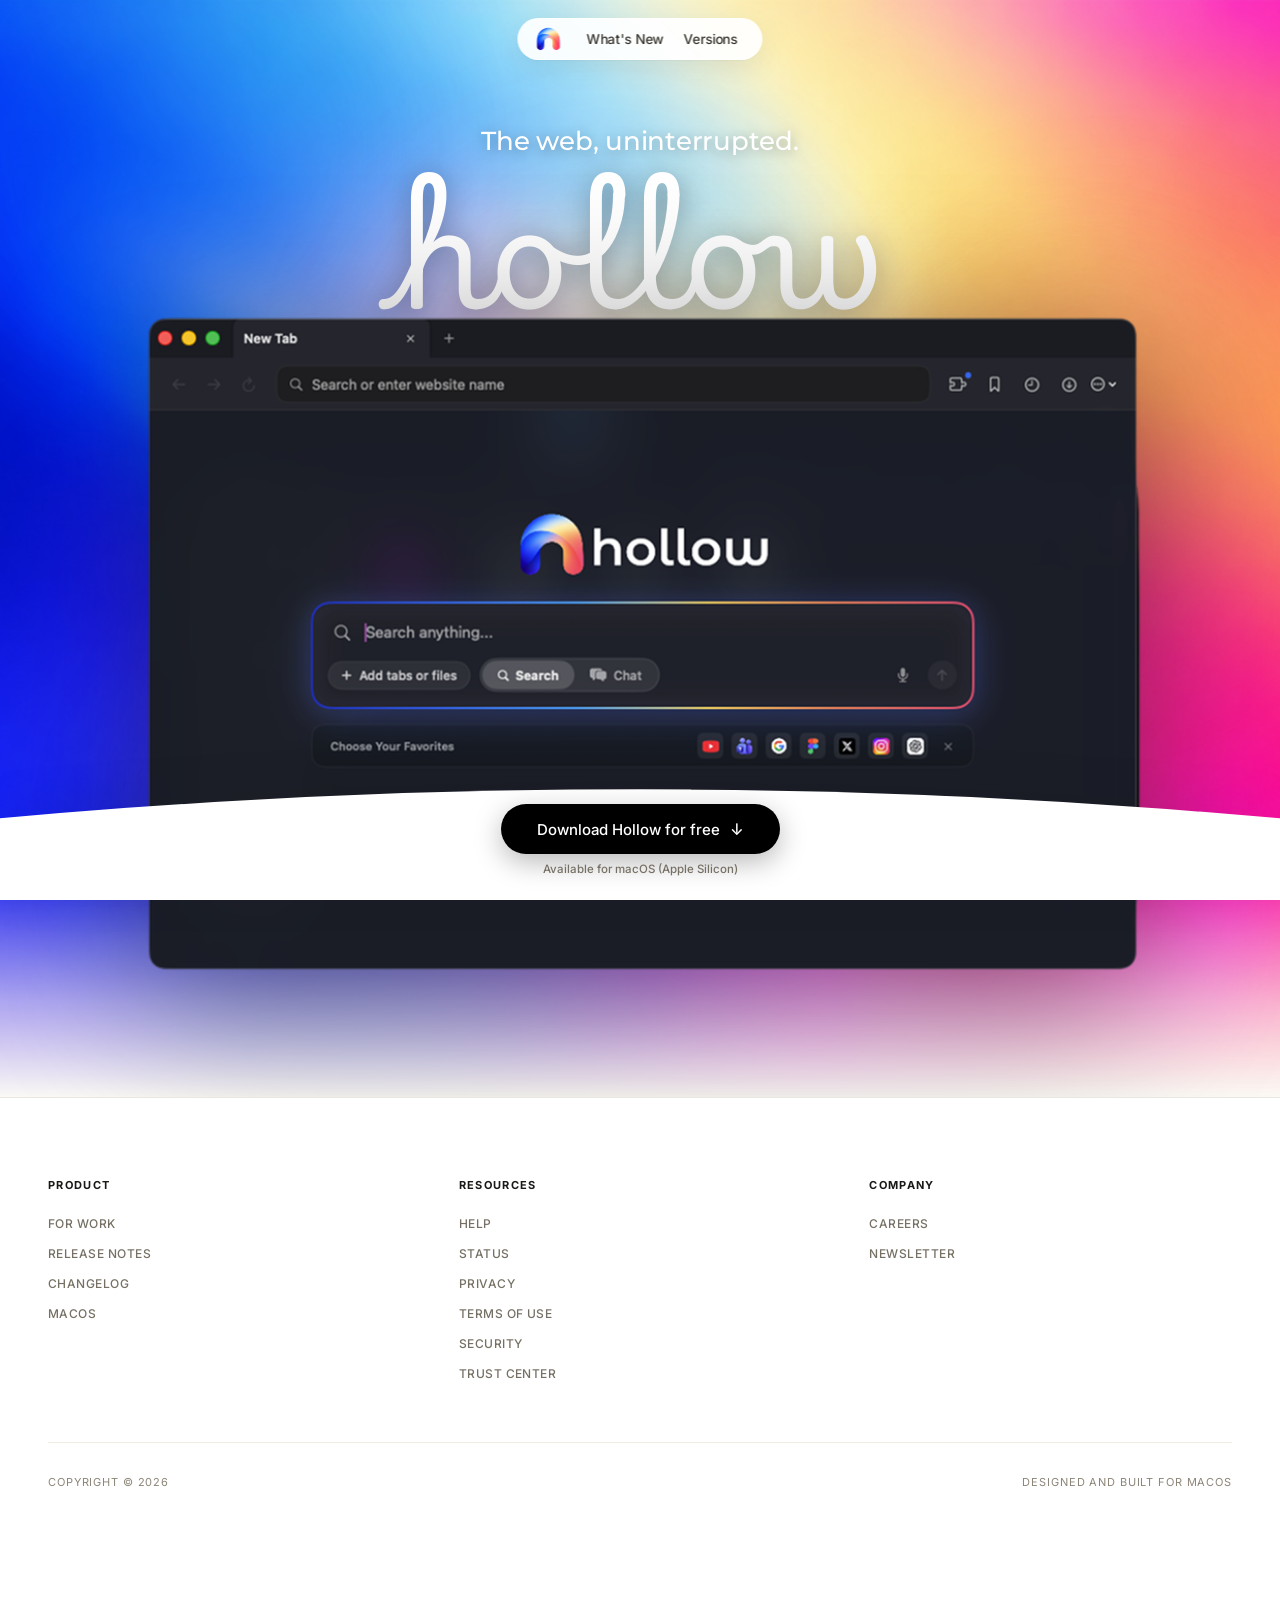
<file: index.html>
<!DOCTYPE html>
<html lang="en">
<head>
  <meta charset="UTF-8">
  <meta name="viewport" content="width=device-width, initial-scale=1.0">
  <title>Hollow — The Native AI Browser for macOS | Fast, Lightweight, Private</title>
  <meta name="description" content="Hollow is the native AI-first browser for macOS. Built with Swift and WebKit for speed, zero telemetry, Keychain security, and conversational tab intelligence.">
  <meta name="keywords" content="Hollow, Hollow browser, macOS browser, AI browser, native Mac browser, Swift WebKit browser, Apple Silicon browser, private browser, Dia browser, Arc browser alternative">
  <meta name="author" content="Hollow Browser">
  <meta name="robots" content="index, follow, max-image-preview:large, max-snippet:-1, max-video-preview:-1">
  <meta name="theme-color" content="#FBF9F5">
  <link rel="canonical" href="https://hollowbrowser.com/">

  <!-- Favicon & Touch Icons -->
  <link rel="icon" type="image/png" href="assets/favicon.png">
  <link rel="apple-touch-icon" href="assets/app_icon_512.png">

  <!-- Open Graph / Facebook -->
  <meta property="og:type" content="website">
  <meta property="og:url" content="https://hollowbrowser.com/">
  <meta property="og:site_name" content="Hollow Browser">
  <meta property="og:locale" content="en_US">
  <meta property="og:title" content="Hollow — The Native AI Browser for macOS">
  <meta property="og:description" content="Browse at the speed of thought. 100% native Swift & WebKit with integrated AI intelligence, zero bloat, and hardware Keychain security.">
  <meta property="og:image" content="https://hollowbrowser.com/assets/hollow-browser-hero.png">
  <meta property="og:image:width" content="983">
  <meta property="og:image:height" content="659">
  <meta property="og:image:alt" content="Hollow Browser Dark Mode Interface on macOS">

  <!-- Twitter Card -->
  <meta name="twitter:card" content="summary_large_image">
  <meta name="twitter:url" content="https://hollowbrowser.com/">
  <meta name="twitter:title" content="Hollow — The Native AI Browser for macOS">
  <meta name="twitter:description" content="The web, uninterrupted. Lightweight, native, context-aware browser engineered for Apple Silicon.">
  <meta name="twitter:image" content="https://hollowbrowser.com/assets/hollow-browser-hero.png">
  <meta name="twitter:image:alt" content="Hollow Browser Interface">

  <!-- Structured Data: Schema.org SoftwareApplication, Organization, WebSite -->
  <script type="application/ld+json">
  {
    "@context": "https://schema.org",
    "@graph": [
      {
        "@type": "SoftwareApplication",
        "@id": "https://hollowbrowser.com/#software",
        "name": "Hollow",
        "url": "https://hollowbrowser.com/",
        "operatingSystem": "macOS 14.0 or later (Apple Silicon M1/M2/M3/M4)",
        "applicationCategory": "BrowserApplication",
        "softwareVersion": "1.0",
        "description": "A lightweight, context-aware web browser crafted natively in Swift and WebKit for macOS.",
        "offers": {
          "@type": "Offer",
          "price": "0",
          "priceCurrency": "USD"
        },
        "publisher": {
          "@type": "Organization",
          "name": "Hollow Browser",
          "url": "https://hollowbrowser.com/"
        }
      },
      {
        "@type": "WebSite",
        "@id": "https://hollowbrowser.com/#website",
        "url": "https://hollowbrowser.com/",
        "name": "Hollow Browser",
        "description": "The native AI browser for macOS.",
        "inLanguage": "en-US"
      }
    ]
  }
  </script>

  <!-- Montserrat, Playwrite Italia Tradizionale & Clean Inter -->
  <link rel="preconnect" href="https://fonts.googleapis.com">
  <link rel="preconnect" href="https://fonts.gstatic.com" crossorigin>
  <link href="https://fonts.googleapis.com/css2?family=Inter:wght@400;500;600&family=Montserrat:ital,wght@0,300;0,400;0,500;0,600;0,700;1,400&family=Playwrite+IT+Trad:wght@100..400&display=swap" rel="stylesheet">

  <link rel="stylesheet" href="styles.css">
</head>
<body>

  <!-- FLOATING TOP NAVIGATION PILL -->
  <header class="top-nav-dock">
    <nav class="nav-pill" aria-label="Main Navigation">
      <a href="#" class="nav-brand-logo" aria-label="Hollow Home">
        <img src="assets/hollow-arch-logo.png" alt="Hollow Arch Logo" class="nav-logo-img" width="28" height="24">
      </a>
      <div class="nav-links">
        <a href="https://hollowversions.carrd.co/" target="_blank" rel="noopener">What's New</a>
        <a href="https://hollowversions.carrd.co/" target="_blank" rel="noopener">Versions</a>
      </div>
    </nav>
  </header>

  <main>
    <!-- HERO SECTION (Warm Yellow Dappled Sunlight Backdrop) -->
    <section class="hero-section">
      <!-- Sunlight and leaf shadows overlay -->
      <div class="sunlight-canvas" aria-hidden="true">
        <div class="leaf-shadow s1"></div>
        <div class="leaf-shadow s2"></div>
        <div class="leaf-shadow s3"></div>
        <div class="leaf-shadow s4"></div>
      </div>

      <div class="hero-container">
        <!-- Subtitle in Montserrat -->
        <p class="hero-tagline">The web, uninterrupted.</p>

        <!-- Lowercase title in Playwrite Italia Tradizionale -->
        <h1 class="hero-giant-title" aria-label="hollow">hollow</h1>

        <!-- Centered Hero Window Showcase (Official Hollow Browser) -->
        <div class="hero-window-wrapper">
          <div class="hero-window" id="hero-window-card">
            <img src="assets/hollow-browser-hero.png" alt="Hollow Browser Dark Mode Interface on macOS" class="hero-screenshot-img" id="hero-img" width="983" height="659" loading="eager" fetchpriority="high">
          </div>
        </div>
      </div>
    </section>
  </main>

  <!-- STICKY FLOATING BOTTOM DOCK WITH CURVED ARCH & DOWNLOAD BUTTON -->
  <div class="bottom-dock-wrapper" id="download-dock">
    <div class="bottom-arch-canvas">
      <svg class="arch-svg-shape" viewBox="0 0 1440 120" preserveAspectRatio="none">
        <path d="M0,120 L0,50 Q720,0 1440,50 L1440,120 Z" fill="#FFFFFF"></path>
      </svg>
      <div class="dock-actions">
        <a href="https://hollowversions.carrd.co/" target="_blank" rel="noopener" class="btn-download-black" id="main-download-btn">
          <span>Download Hollow for free</span>
          <span class="arrow-down">&darr;</span>
        </a>
        <span class="dock-subtext">Available for macOS (Apple Silicon)</span>
      </div>
    </div>
  </div>

  <!-- SITE FOOTER (Frame 10) -->
  <footer class="site-footer">
    <div class="footer-container">
      <div class="footer-columns">
        <!-- Col 1: Product -->
        <div class="footer-col">
          <h3>PRODUCT</h3>
          <ul>
            <li><a href="https://hollowversions.carrd.co/" target="_blank" rel="noopener">FOR WORK</a></li>
            <li><a href="https://hollowversions.carrd.co/" target="_blank" rel="noopener">RELEASE NOTES</a></li>
            <li><a href="https://hollowversions.carrd.co/" target="_blank" rel="noopener">CHANGELOG</a></li>
            <li><a href="https://hollowversions.carrd.co/" target="_blank" rel="noopener">MACOS</a></li>
          </ul>
        </div>

        <!-- Col 2: Resources -->
        <div class="footer-col">
          <h3>RESOURCES</h3>
          <ul>
            <li><a href="help.html">HELP</a></li>
            <li><a href="status.html">STATUS</a></li>
            <li><a href="privacy.html">PRIVACY</a></li>
            <li><a href="terms.html">TERMS OF USE</a></li>
            <li><a href="security.html">SECURITY</a></li>
            <li><a href="trust.html">TRUST CENTER</a></li>
          </ul>
        </div>

        <!-- Col 3: Company -->
        <div class="footer-col">
          <h3>COMPANY</h3>
          <ul>
            <li><a href="careers.html">CAREERS</a></li>
            <li><a href="newsletter.html">NEWSLETTER</a></li>
          </ul>
        </div>
      </div>

      <div class="footer-bottom-bar">
        <div class="footer-copy">COPYRIGHT &copy; 2026</div>
        <div class="footer-location">DESIGNED AND BUILT FOR MACOS</div>
      </div>
    </div>
  </footer>

  <!-- MOBILE DEVICE ACCESS NOTICE (BASIC & UNBOXED) -->
  <div class="mobile-device-gate" aria-label="Desktop Only Notice">
    <img src="assets/hollow-arch-logo.png" alt="Hollow Logo" class="mobile-gate-icon">
    <p class="mobile-gate-text">This website is only accessible on desktop devices.</p>
  </div>

  <script src="app.js"></script>
</body>
</html>
</file>
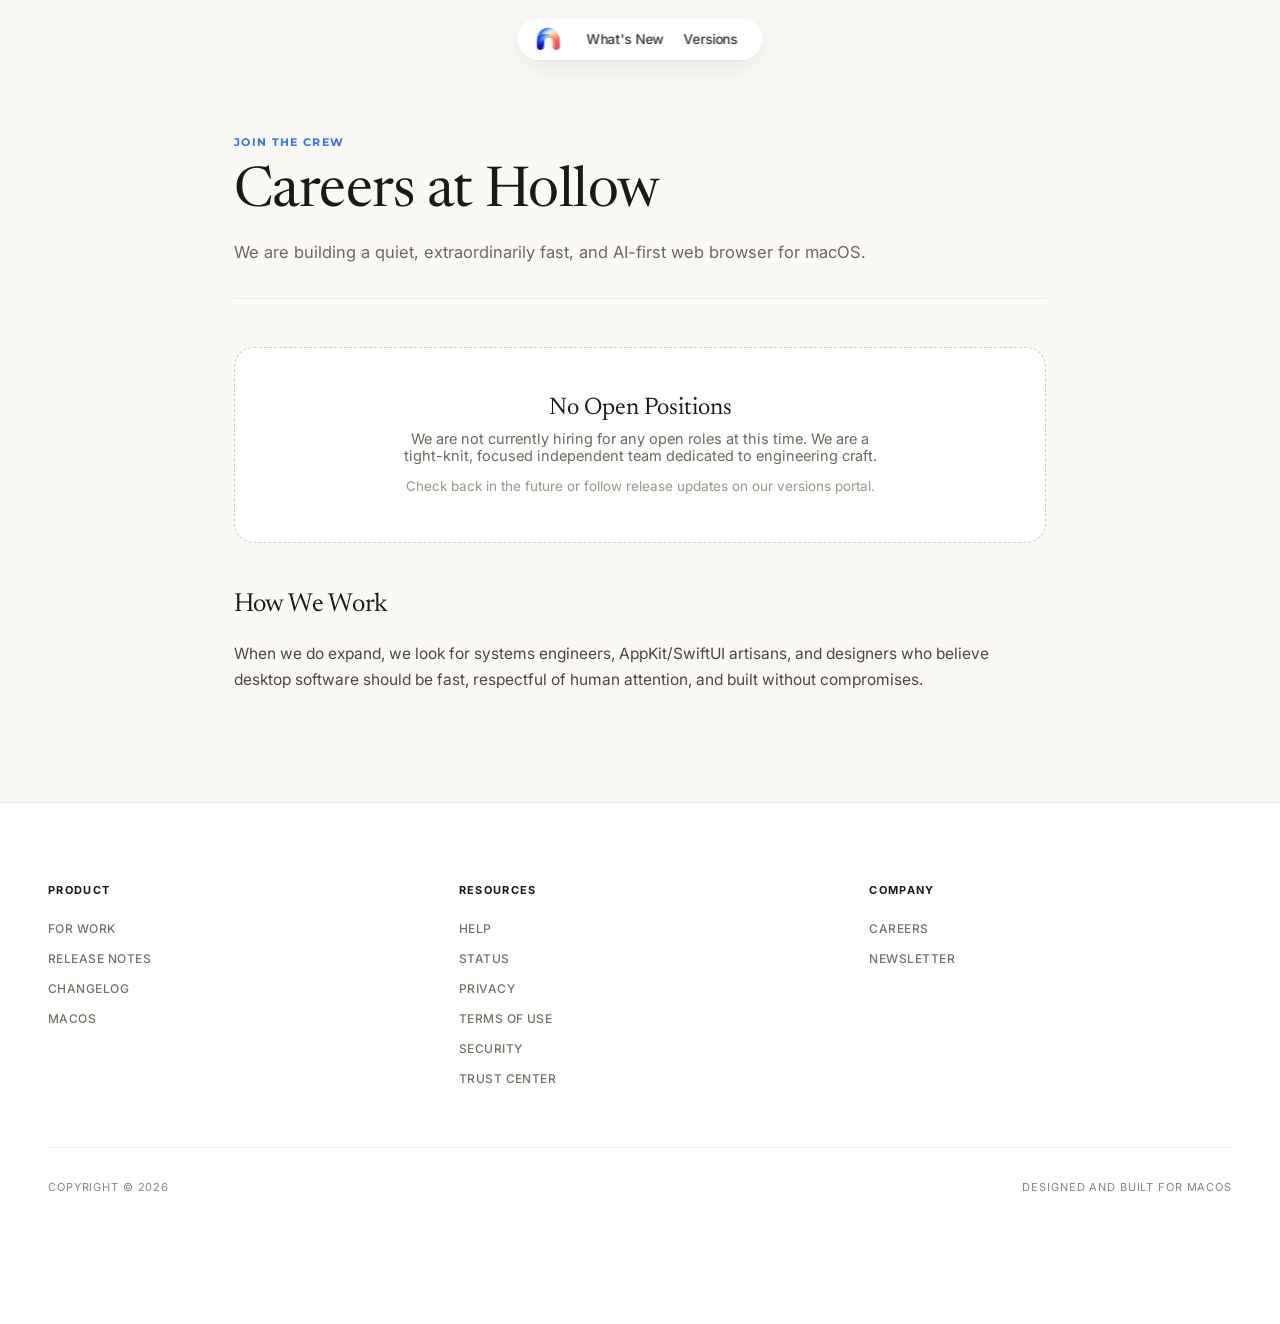
<file: careers.html>
<!DOCTYPE html>
<html lang="en">
<head>
  <meta charset="UTF-8">
  <meta name="viewport" content="width=device-width, initial-scale=1.0">
  <title>Careers — Hollow Browser</title>
  <meta name="description" content="Careers at Hollow Browser. Explore engineering craft and how we build desktop software for macOS.">
  <meta name="robots" content="index, follow">
  <meta name="theme-color" content="#FBF9F5">
  <link rel="canonical" href="https://hollowbrowser.com/careers.html">

  <link rel="icon" type="image/png" href="assets/favicon.png">
  <link rel="apple-touch-icon" href="assets/app_icon_512.png">

  <!-- Open Graph -->
  <meta property="og:type" content="website">
  <meta property="og:url" content="https://hollowbrowser.com/careers.html">
  <meta property="og:site_name" content="Hollow Browser">
  <meta property="og:title" content="Careers — Hollow Browser">
  <meta property="og:description" content="Building an independent, quiet, and exceptionally fast browser for macOS.">
  <meta property="og:image" content="https://hollowbrowser.com/assets/hollow-browser-hero.png">

  <!-- Twitter Card -->
  <meta name="twitter:card" content="summary_large_image">
  <meta name="twitter:title" content="Careers — Hollow Browser">
  <meta name="twitter:description" content="Careers and engineering philosophy at Hollow.">
  <meta name="twitter:image" content="https://hollowbrowser.com/assets/hollow-browser-hero.png">

  <!-- Montserrat, Playwrite Italia Tradizionale & Inter -->
  <link rel="preconnect" href="https://fonts.googleapis.com">
  <link rel="preconnect" href="https://fonts.gstatic.com" crossorigin>
  <link href="https://fonts.googleapis.com/css2?family=Inter:wght@400;500;600&family=Montserrat:ital,wght@0,300;0,400;0,500;0,600;0,700;1,400&family=Newsreader:ital,opsz,wght@0,6..72,300;0,6..72,400;0,6..72,500;1,6..72,300;1,6..72,400&family=Playwrite+IT+Trad:wght@100..400&display=swap" rel="stylesheet">

  <link rel="stylesheet" href="styles.css">
</head>
<body>

  <!-- FLOATING TOP NAVIGATION PILL -->
  <header class="top-nav-dock">
    <nav class="nav-pill" aria-label="Main Navigation">
      <a href="index.html" class="nav-brand-logo" aria-label="Hollow Home">
        <img src="assets/hollow-arch-logo.png" alt="Hollow Logo" class="nav-logo-img">
      </a>
      <div class="nav-links">
        <a href="https://hollowversions.carrd.co/" target="_blank" rel="noopener">What's New</a>
        <a href="https://hollowversions.carrd.co/" target="_blank" rel="noopener">Versions</a>
      </div>
    </nav>
  </header>

  <main class="subpage-main">
    <div class="subpage-header">
      <span class="subpage-badge">JOIN THE CREW</span>
      <h1 class="subpage-title">Careers at Hollow</h1>
      <p class="subpage-subtitle">
        We are building a quiet, extraordinarily fast, and AI-first web browser for macOS.
      </p>
    </div>

    <!-- Prominent empty state card indicating no roles available -->
    <div class="empty-state-card">
      <h3>No Open Positions</h3>
      <p>
        We are not currently hiring for any open roles at this time. We are a tight-knit, focused independent team dedicated to engineering craft.
      </p>
      <p style="margin-top: 14px; font-size: 13.5px; color: #9C9486;">
        Check back in the future or follow release updates on our versions portal.
      </p>
    </div>

    <article class="content-body">
      <h2>How We Work</h2>
      <p>
        When we do expand, we look for systems engineers, AppKit/SwiftUI artisans, and designers who believe desktop software should be fast, respectful of human attention, and built without compromises.
      </p>
    </article>
  </main>

  <!-- SITE FOOTER -->
  <footer class="site-footer">
    <div class="footer-container">
      <div class="footer-columns">
        <div class="footer-col">
          <h3>PRODUCT</h3>
          <ul>
            <li><a href="https://hollowversions.carrd.co/" target="_blank" rel="noopener">FOR WORK</a></li>
            <li><a href="https://hollowversions.carrd.co/" target="_blank" rel="noopener">RELEASE NOTES</a></li>
            <li><a href="https://hollowversions.carrd.co/" target="_blank" rel="noopener">CHANGELOG</a></li>
            <li><a href="https://hollowversions.carrd.co/" target="_blank" rel="noopener">MACOS</a></li>
          </ul>
        </div>

        <div class="footer-col">
          <h3>RESOURCES</h3>
          <ul>
            <li><a href="help.html">HELP</a></li>
            <li><a href="status.html">STATUS</a></li>
            <li><a href="privacy.html">PRIVACY</a></li>
            <li><a href="terms.html">TERMS OF USE</a></li>
            <li><a href="security.html">SECURITY</a></li>
            <li><a href="trust.html">TRUST CENTER</a></li>
          </ul>
        </div>

        <div class="footer-col">
          <h3>COMPANY</h3>
          <ul>
            <li><a href="careers.html">CAREERS</a></li>
            <li><a href="newsletter.html">NEWSLETTER</a></li>
          </ul>
        </div>
      </div>

      <div class="footer-bottom-bar">
        <div class="footer-copy">COPYRIGHT &copy; 2026</div>
        <div class="footer-location">DESIGNED AND BUILT FOR MACOS</div>
      </div>
    </div>
  </footer>

  <!-- MOBILE DEVICE ACCESS NOTICE -->
  <div class="mobile-device-gate" aria-label="Desktop Only Notice">
    <img src="assets/hollow-arch-logo.png" alt="Hollow Logo" class="mobile-gate-icon">
    <p class="mobile-gate-text">This website is only accessible on desktop devices.</p>
  </div>

  <script src="app.js"></script>
</body>
</html>
</file>
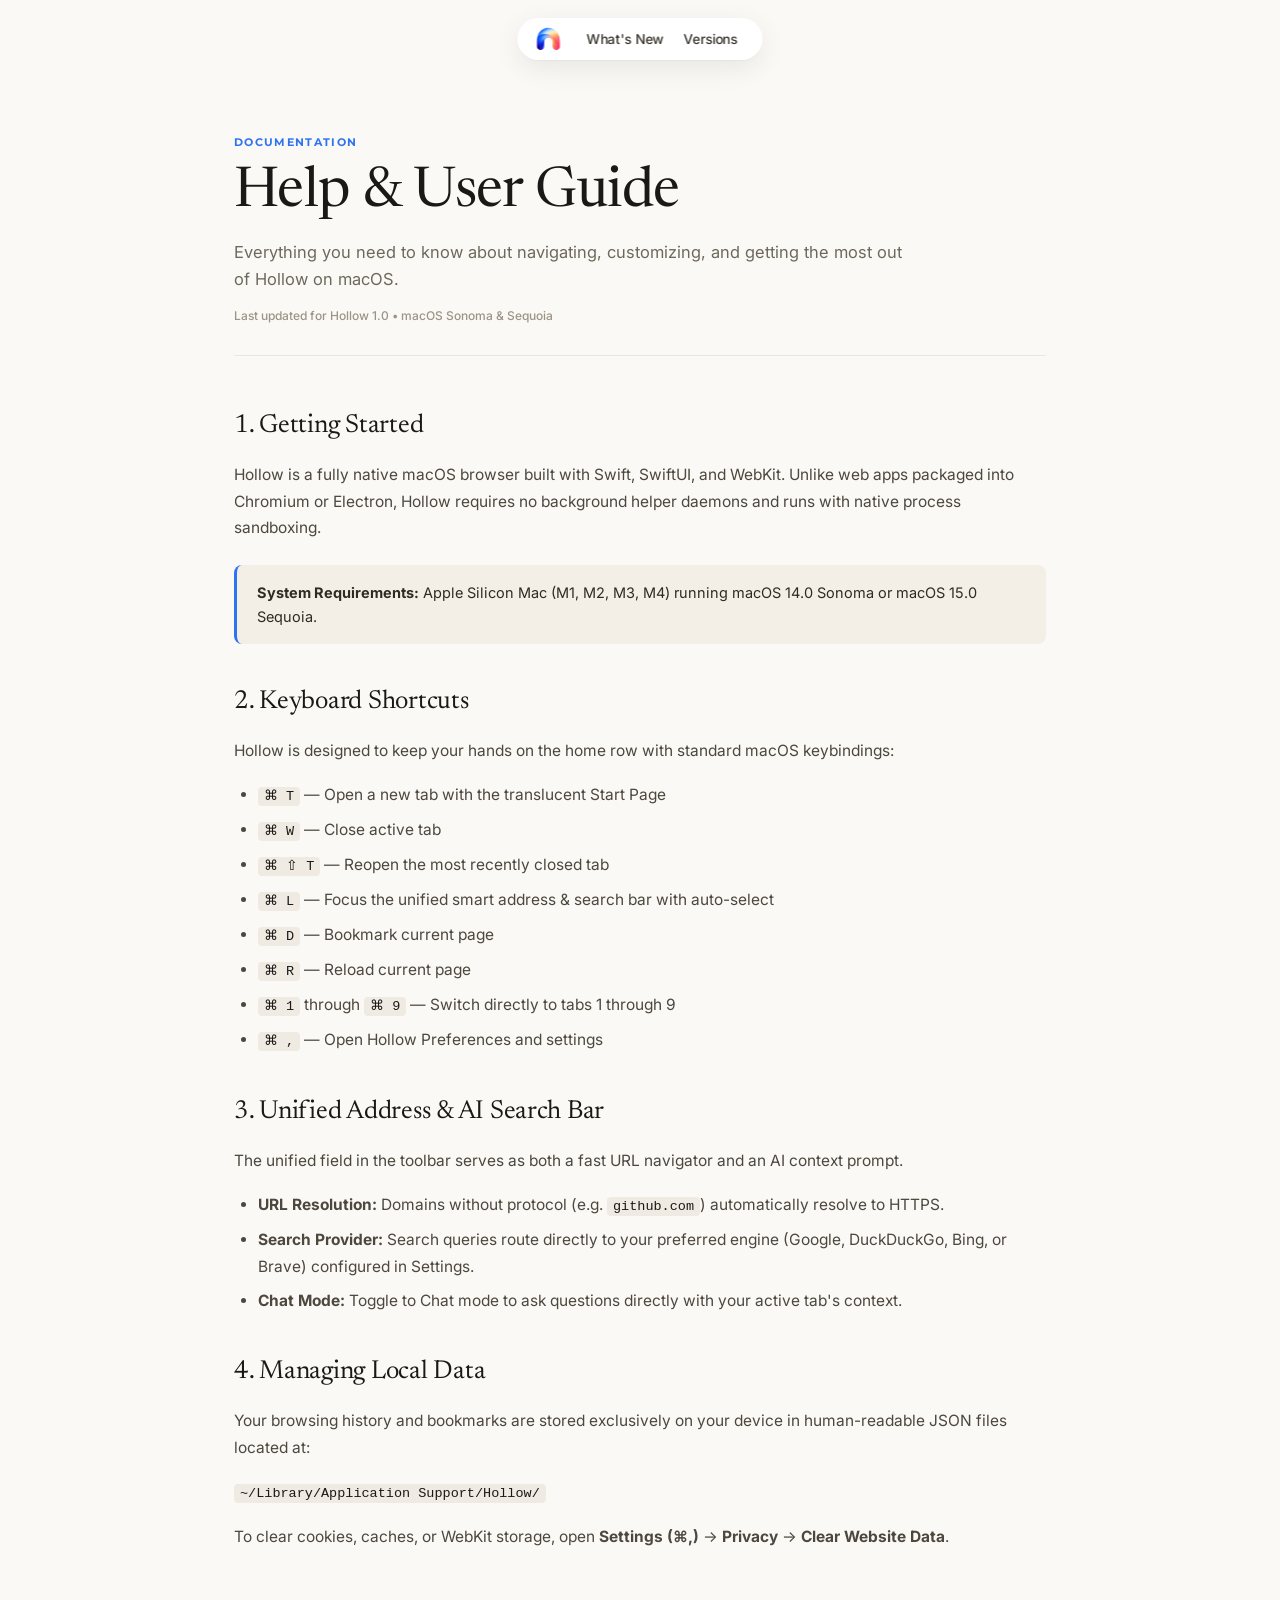
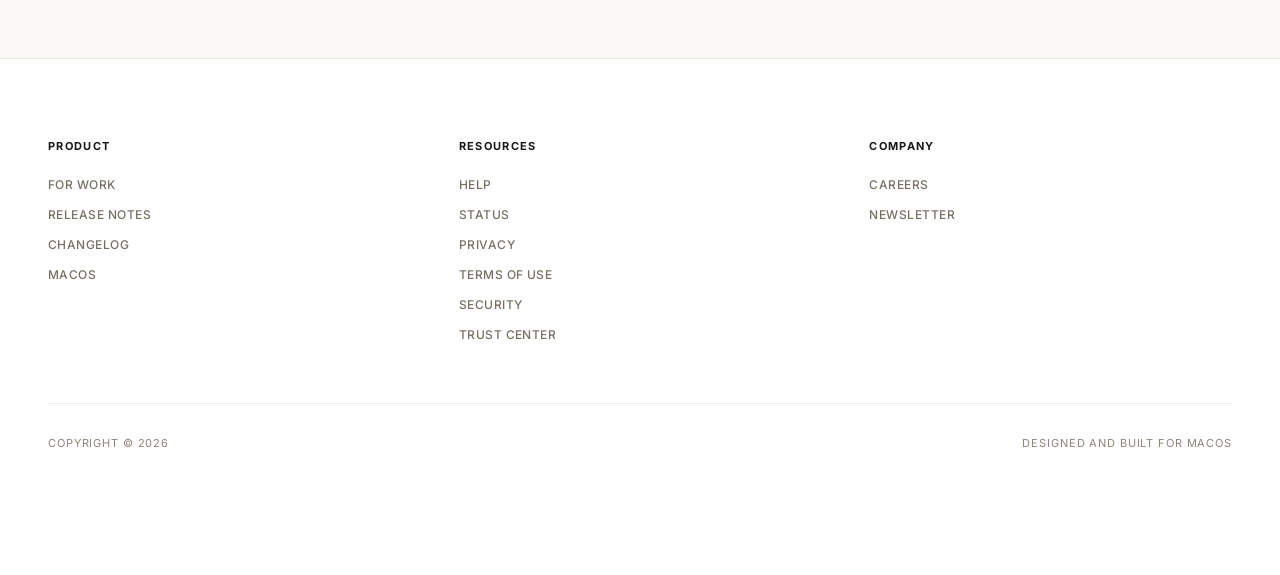
<file: help.html>
<!DOCTYPE html>
<html lang="en">
<head>
  <meta charset="UTF-8">
  <meta name="viewport" content="width=device-width, initial-scale=1.0">
  <title>Help &amp; User Guide — Hollow Browser Documentation</title>
  <meta name="description" content="Official documentation and help guide for Hollow Browser on macOS. Learn keyboard shortcuts, unified search, AI configuration, and data management.">
  <meta name="keywords" content="Hollow help, Hollow documentation, Hollow keyboard shortcuts, macOS browser shortcuts, Hollow AI guide">
  <meta name="robots" content="index, follow, max-image-preview:large">
  <meta name="theme-color" content="#FBF9F5">
  <link rel="canonical" href="https://hollowbrowser.com/help.html">

  <link rel="icon" type="image/png" href="assets/favicon.png">
  <link rel="apple-touch-icon" href="assets/app_icon_512.png">

  <!-- Open Graph -->
  <meta property="og:type" content="article">
  <meta property="og:url" content="https://hollowbrowser.com/help.html">
  <meta property="og:site_name" content="Hollow Browser">
  <meta property="og:title" content="Help &amp; Documentation — Hollow Browser">
  <meta property="og:description" content="Getting started, keyboard shortcuts, AI configuration, and troubleshooting for Hollow Browser on macOS.">
  <meta property="og:image" content="https://hollowbrowser.com/assets/hollow-browser-hero.png">

  <!-- Twitter Card -->
  <meta name="twitter:card" content="summary_large_image">
  <meta name="twitter:title" content="Help &amp; Documentation — Hollow Browser">
  <meta name="twitter:description" content="Official documentation and help guide for Hollow on macOS.">
  <meta name="twitter:image" content="https://hollowbrowser.com/assets/hollow-browser-hero.png">

  <!-- Breadcrumbs & TechArticle Schema -->
  <script type="application/ld+json">
  {
    "@context": "https://schema.org",
    "@type": "TechArticle",
    "headline": "Hollow Browser User Guide and Documentation",
    "description": "Comprehensive user guide covering keyboard shortcuts, navigation, and settings for Hollow.",
    "url": "https://hollowbrowser.com/help.html",
    "inLanguage": "en-US",
    "publisher": {
      "@type": "Organization",
      "name": "Hollow Browser",
      "url": "https://hollowbrowser.com/"
    }
  }
  </script>

  <!-- Montserrat, Playwrite Italia Tradizionale & Inter -->
  <link rel="preconnect" href="https://fonts.googleapis.com">
  <link rel="preconnect" href="https://fonts.gstatic.com" crossorigin>
  <link href="https://fonts.googleapis.com/css2?family=Inter:wght@400;500;600&family=Montserrat:ital,wght@0,300;0,400;0,500;0,600;0,700;1,400&family=Newsreader:ital,opsz,wght@0,6..72,300;0,6..72,400;0,6..72,500;1,6..72,300;1,6..72,400&family=Playwrite+IT+Trad:wght@100..400&display=swap" rel="stylesheet">

  <link rel="stylesheet" href="styles.css">
</head>
<body>

  <!-- FLOATING TOP NAVIGATION PILL -->
  <header class="top-nav-dock">
    <nav class="nav-pill" aria-label="Main Navigation">
      <a href="index.html" class="nav-brand-logo" aria-label="Hollow Home">
        <img src="assets/hollow-arch-logo.png" alt="Hollow Logo" class="nav-logo-img">
      </a>
      <div class="nav-links">
        <a href="https://hollowversions.carrd.co/" target="_blank" rel="noopener">What's New</a>
        <a href="https://hollowversions.carrd.co/" target="_blank" rel="noopener">Versions</a>
      </div>
    </nav>
  </header>

  <main class="subpage-main">
    <div class="subpage-header">
      <span class="subpage-badge">DOCUMENTATION</span>
      <h1 class="subpage-title">Help &amp; User Guide</h1>
      <p class="subpage-subtitle">
        Everything you need to know about navigating, customizing, and getting the most out of Hollow on macOS.
      </p>
      <div class="subpage-meta">Last updated for Hollow 1.0 &bull; macOS Sonoma &amp; Sequoia</div>
    </div>

    <article class="content-body">
      <h2>1. Getting Started</h2>
      <p>
        Hollow is a fully native macOS browser built with Swift, SwiftUI, and WebKit. Unlike web apps packaged into Chromium or Electron, Hollow requires no background helper daemons and runs with native process sandboxing.
      </p>
      <div class="callout-box">
        <strong>System Requirements:</strong> Apple Silicon Mac (M1, M2, M3, M4) running macOS 14.0 Sonoma or macOS 15.0 Sequoia.
      </div>

      <h2>2. Keyboard Shortcuts</h2>
      <p>Hollow is designed to keep your hands on the home row with standard macOS keybindings:</p>
      <ul>
        <li><code>⌘ T</code> — Open a new tab with the translucent Start Page</li>
        <li><code>⌘ W</code> — Close active tab</li>
        <li><code>⌘ ⇧ T</code> — Reopen the most recently closed tab</li>
        <li><code>⌘ L</code> — Focus the unified smart address &amp; search bar with auto-select</li>
        <li><code>⌘ D</code> — Bookmark current page</li>
        <li><code>⌘ R</code> — Reload current page</li>
        <li><code>⌘ 1</code> through <code>⌘ 9</code> — Switch directly to tabs 1 through 9</li>
        <li><code>⌘ ,</code> — Open Hollow Preferences and settings</li>
      </ul>

      <h2>3. Unified Address &amp; AI Search Bar</h2>
      <p>
        The unified field in the toolbar serves as both a fast URL navigator and an AI context prompt.
      </p>
      <ul>
        <li><strong>URL Resolution:</strong> Domains without protocol (e.g. <code>github.com</code>) automatically resolve to HTTPS.</li>
        <li><strong>Search Provider:</strong> Search queries route directly to your preferred engine (Google, DuckDuckGo, Bing, or Brave) configured in Settings.</li>
        <li><strong>Chat Mode:</strong> Toggle to Chat mode to ask questions directly with your active tab's context.</li>
      </ul>

      <h2>4. Managing Local Data</h2>
      <p>
        Your browsing history and bookmarks are stored exclusively on your device in human-readable JSON files located at:
      </p>
      <p><code>~/Library/Application Support/Hollow/</code></p>
      <p>
        To clear cookies, caches, or WebKit storage, open <strong>Settings (⌘,)</strong> &rarr; <strong>Privacy</strong> &rarr; <strong>Clear Website Data</strong>.
      </p>
    </article>
  </main>

  <!-- SITE FOOTER -->
  <footer class="site-footer">
    <div class="footer-container">
      <div class="footer-columns">
        <div class="footer-col">
          <h3>PRODUCT</h3>
          <ul>
            <li><a href="https://hollowversions.carrd.co/" target="_blank" rel="noopener">FOR WORK</a></li>
            <li><a href="https://hollowversions.carrd.co/" target="_blank" rel="noopener">RELEASE NOTES</a></li>
            <li><a href="https://hollowversions.carrd.co/" target="_blank" rel="noopener">CHANGELOG</a></li>
            <li><a href="https://hollowversions.carrd.co/" target="_blank" rel="noopener">MACOS</a></li>
          </ul>
        </div>

        <div class="footer-col">
          <h3>RESOURCES</h3>
          <ul>
            <li><a href="help.html">HELP</a></li>
            <li><a href="status.html">STATUS</a></li>
            <li><a href="privacy.html">PRIVACY</a></li>
            <li><a href="terms.html">TERMS OF USE</a></li>
            <li><a href="security.html">SECURITY</a></li>
            <li><a href="trust.html">TRUST CENTER</a></li>
          </ul>
        </div>

        <div class="footer-col">
          <h3>COMPANY</h3>
          <ul>
            <li><a href="careers.html">CAREERS</a></li>
            <li><a href="newsletter.html">NEWSLETTER</a></li>
          </ul>
        </div>
      </div>

      <div class="footer-bottom-bar">
        <div class="footer-copy">COPYRIGHT &copy; 2026</div>
        <div class="footer-location">DESIGNED AND BUILT FOR MACOS</div>
      </div>
    </div>
  </footer>

  <!-- MOBILE DEVICE ACCESS NOTICE (BASIC & UNBOXED) -->
  <div class="mobile-device-gate" aria-label="Desktop Only Notice">
    <img src="assets/hollow-arch-logo.png" alt="Hollow Logo" class="mobile-gate-icon">
    <p class="mobile-gate-text">This website is only accessible on desktop devices.</p>
  </div>

  <script src="app.js"></script>
</body>
</html>
</file>
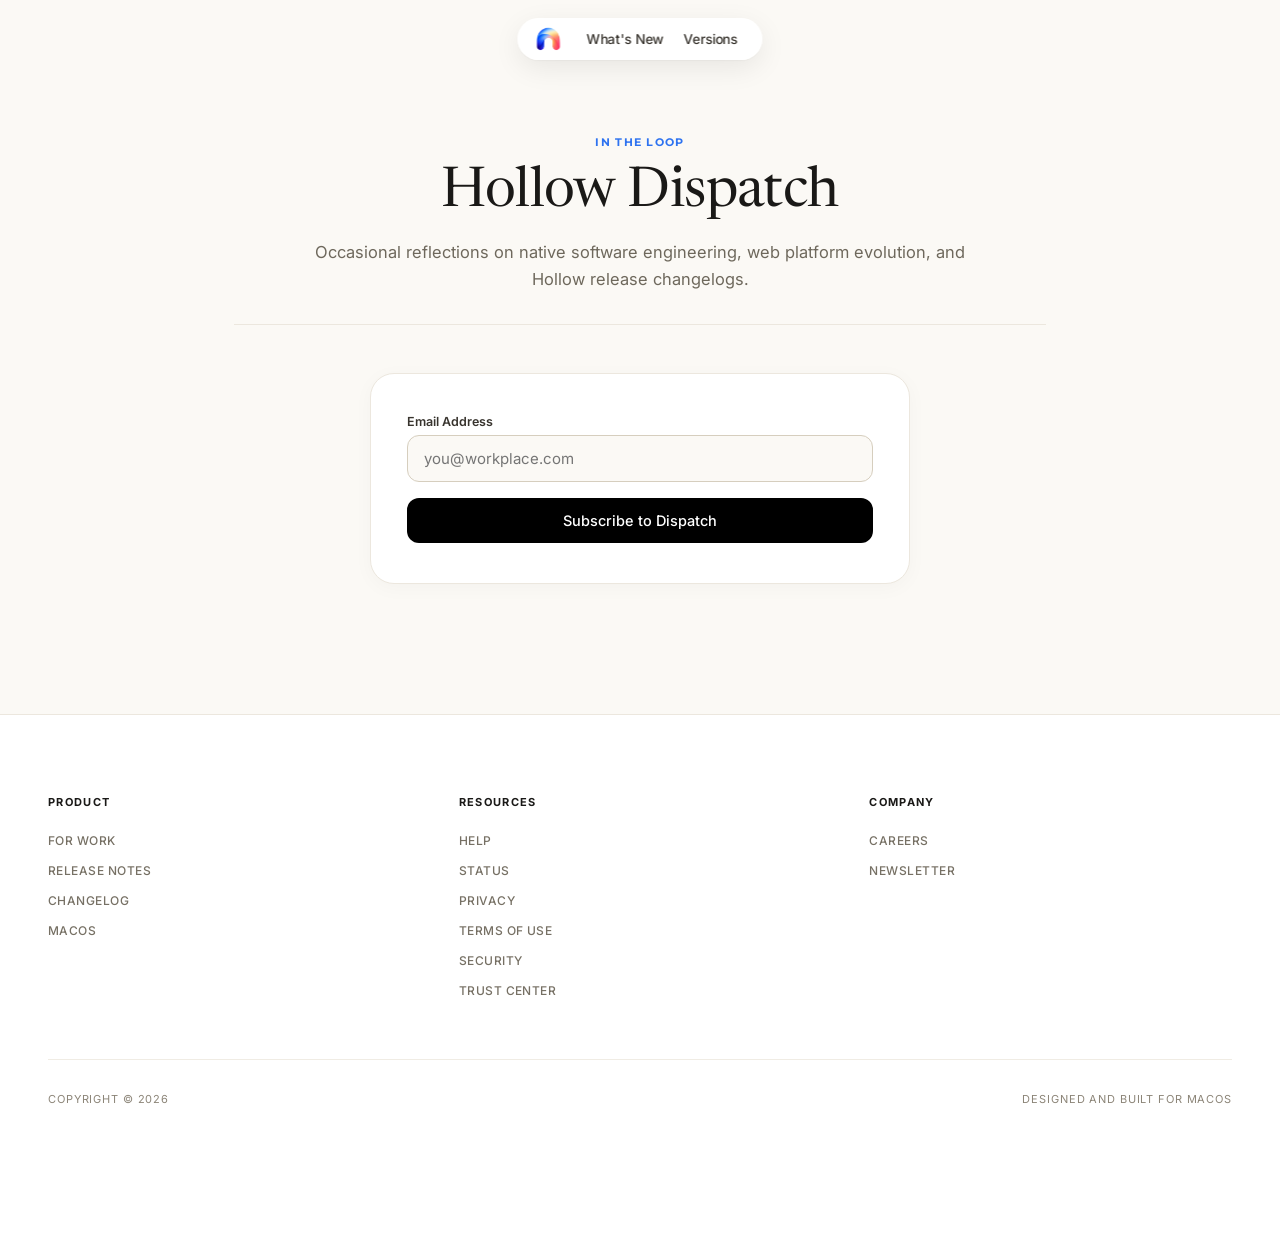
<file: newsletter.html>
<!DOCTYPE html>
<html lang="en">
<head>
  <meta charset="UTF-8">
  <meta name="viewport" content="width=device-width, initial-scale=1.0">
  <title>Newsletter &amp; Release Dispatch — Hollow Browser</title>
  <meta name="description" content="Subscribe to Hollow Dispatch for release updates, performance benchmarks, and engineering insights.">
  <meta name="robots" content="index, follow">
  <meta name="theme-color" content="#FBF9F5">
  <link rel="canonical" href="https://hollowbrowser.com/newsletter.html">

  <link rel="icon" type="image/png" href="assets/favicon.png">
  <link rel="apple-touch-icon" href="assets/app_icon_512.png">

  <!-- Open Graph -->
  <meta property="og:type" content="website">
  <meta property="og:url" content="https://hollowbrowser.com/newsletter.html">
  <meta property="og:site_name" content="Hollow Browser">
  <meta property="og:title" content="Newsletter — Hollow Browser">
  <meta property="og:description" content="Subscribe to Hollow Dispatch for release notes and web platform engineering essays.">
  <meta property="og:image" content="https://hollowbrowser.com/assets/hollow-browser-hero.png">

  <!-- Twitter Card -->
  <meta name="twitter:card" content="summary_large_image">
  <meta name="twitter:title" content="Newsletter — Hollow Browser">
  <meta name="twitter:description" content="Subscribe to Hollow Dispatch.">
  <meta name="twitter:image" content="https://hollowbrowser.com/assets/hollow-browser-hero.png">

  <!-- Montserrat, Playwrite Italia Tradizionale & Inter -->
  <link rel="preconnect" href="https://fonts.googleapis.com">
  <link rel="preconnect" href="https://fonts.gstatic.com" crossorigin>
  <link href="https://fonts.googleapis.com/css2?family=Inter:wght@400;500;600&family=Montserrat:ital,wght@0,300;0,400;0,500;0,600;0,700;1,400&family=Newsreader:ital,opsz,wght@0,6..72,300;0,6..72,400;0,6..72,500;1,6..72,300;1,6..72,400&family=Playwrite+IT+Trad:wght@100..400&display=swap" rel="stylesheet">

  <link rel="stylesheet" href="styles.css">
</head>
<body>

  <!-- FLOATING TOP NAVIGATION PILL -->
  <header class="top-nav-dock">
    <nav class="nav-pill" aria-label="Main Navigation">
      <a href="index.html" class="nav-brand-logo" aria-label="Hollow Home">
        <img src="assets/hollow-arch-logo.png" alt="Hollow Logo" class="nav-logo-img">
      </a>
      <div class="nav-links">
        <a href="https://hollowversions.carrd.co/" target="_blank" rel="noopener">What's New</a>
        <a href="https://hollowversions.carrd.co/" target="_blank" rel="noopener">Versions</a>
      </div>
    </nav>
  </header>

  <main class="subpage-main">
    <div class="subpage-header" style="text-align: center;">
      <span class="subpage-badge">IN THE LOOP</span>
      <h1 class="subpage-title">Hollow Dispatch</h1>
      <p class="subpage-subtitle" style="margin: 0 auto;">
        Occasional reflections on native software engineering, web platform evolution, and Hollow release changelogs.
      </p>
    </div>

    <!-- Newsletter subscription form -->
    <div class="newsletter-form-wrap">
      <form id="newsletter-form" class="newsletter-form" onsubmit="return false;">
        <div class="newsletter-input-group">
          <label for="newsletter-email">Email Address</label>
          <input type="email" id="newsletter-email" class="newsletter-input" placeholder="you@workplace.com" required autocomplete="email">
        </div>
        <button type="submit" id="btn-newsletter-submit" class="btn-subscribe">
          <span>Subscribe to Dispatch</span>
        </button>

        <!-- Simulated failure error box as requested -->
        <div id="newsletter-error" class="newsletter-error-message" role="alert">
          <strong>Subscription unavailable:</strong> We could not connect to the newsletter dispatch server at this time. Please check back later or view releases on Carrd.
        </div>
      </form>
    </div>
  </main>

  <!-- SITE FOOTER -->
  <footer class="site-footer">
    <div class="footer-container">
      <div class="footer-columns">
        <div class="footer-col">
          <h3>PRODUCT</h3>
          <ul>
            <li><a href="https://hollowversions.carrd.co/" target="_blank" rel="noopener">FOR WORK</a></li>
            <li><a href="https://hollowversions.carrd.co/" target="_blank" rel="noopener">RELEASE NOTES</a></li>
            <li><a href="https://hollowversions.carrd.co/" target="_blank" rel="noopener">CHANGELOG</a></li>
            <li><a href="https://hollowversions.carrd.co/" target="_blank" rel="noopener">MACOS</a></li>
          </ul>
        </div>

        <div class="footer-col">
          <h3>RESOURCES</h3>
          <ul>
            <li><a href="help.html">HELP</a></li>
            <li><a href="status.html">STATUS</a></li>
            <li><a href="privacy.html">PRIVACY</a></li>
            <li><a href="terms.html">TERMS OF USE</a></li>
            <li><a href="security.html">SECURITY</a></li>
            <li><a href="trust.html">TRUST CENTER</a></li>
          </ul>
        </div>

        <div class="footer-col">
          <h3>COMPANY</h3>
          <ul>
            <li><a href="careers.html">CAREERS</a></li>
            <li><a href="newsletter.html">NEWSLETTER</a></li>
          </ul>
        </div>
      </div>

      <div class="footer-bottom-bar">
        <div class="footer-copy">COPYRIGHT &copy; 2026</div>
        <div class="footer-location">DESIGNED AND BUILT FOR MACOS</div>
      </div>
    </div>
  </footer>

  <!-- MOBILE DEVICE ACCESS NOTICE -->
  <div class="mobile-device-gate" aria-label="Desktop Only Notice">
    <img src="assets/hollow-arch-logo.png" alt="Hollow Logo" class="mobile-gate-icon">
    <p class="mobile-gate-text">This website is only accessible on desktop devices.</p>
  </div>

  <script src="app.js"></script>
</body>
</html>
</file>
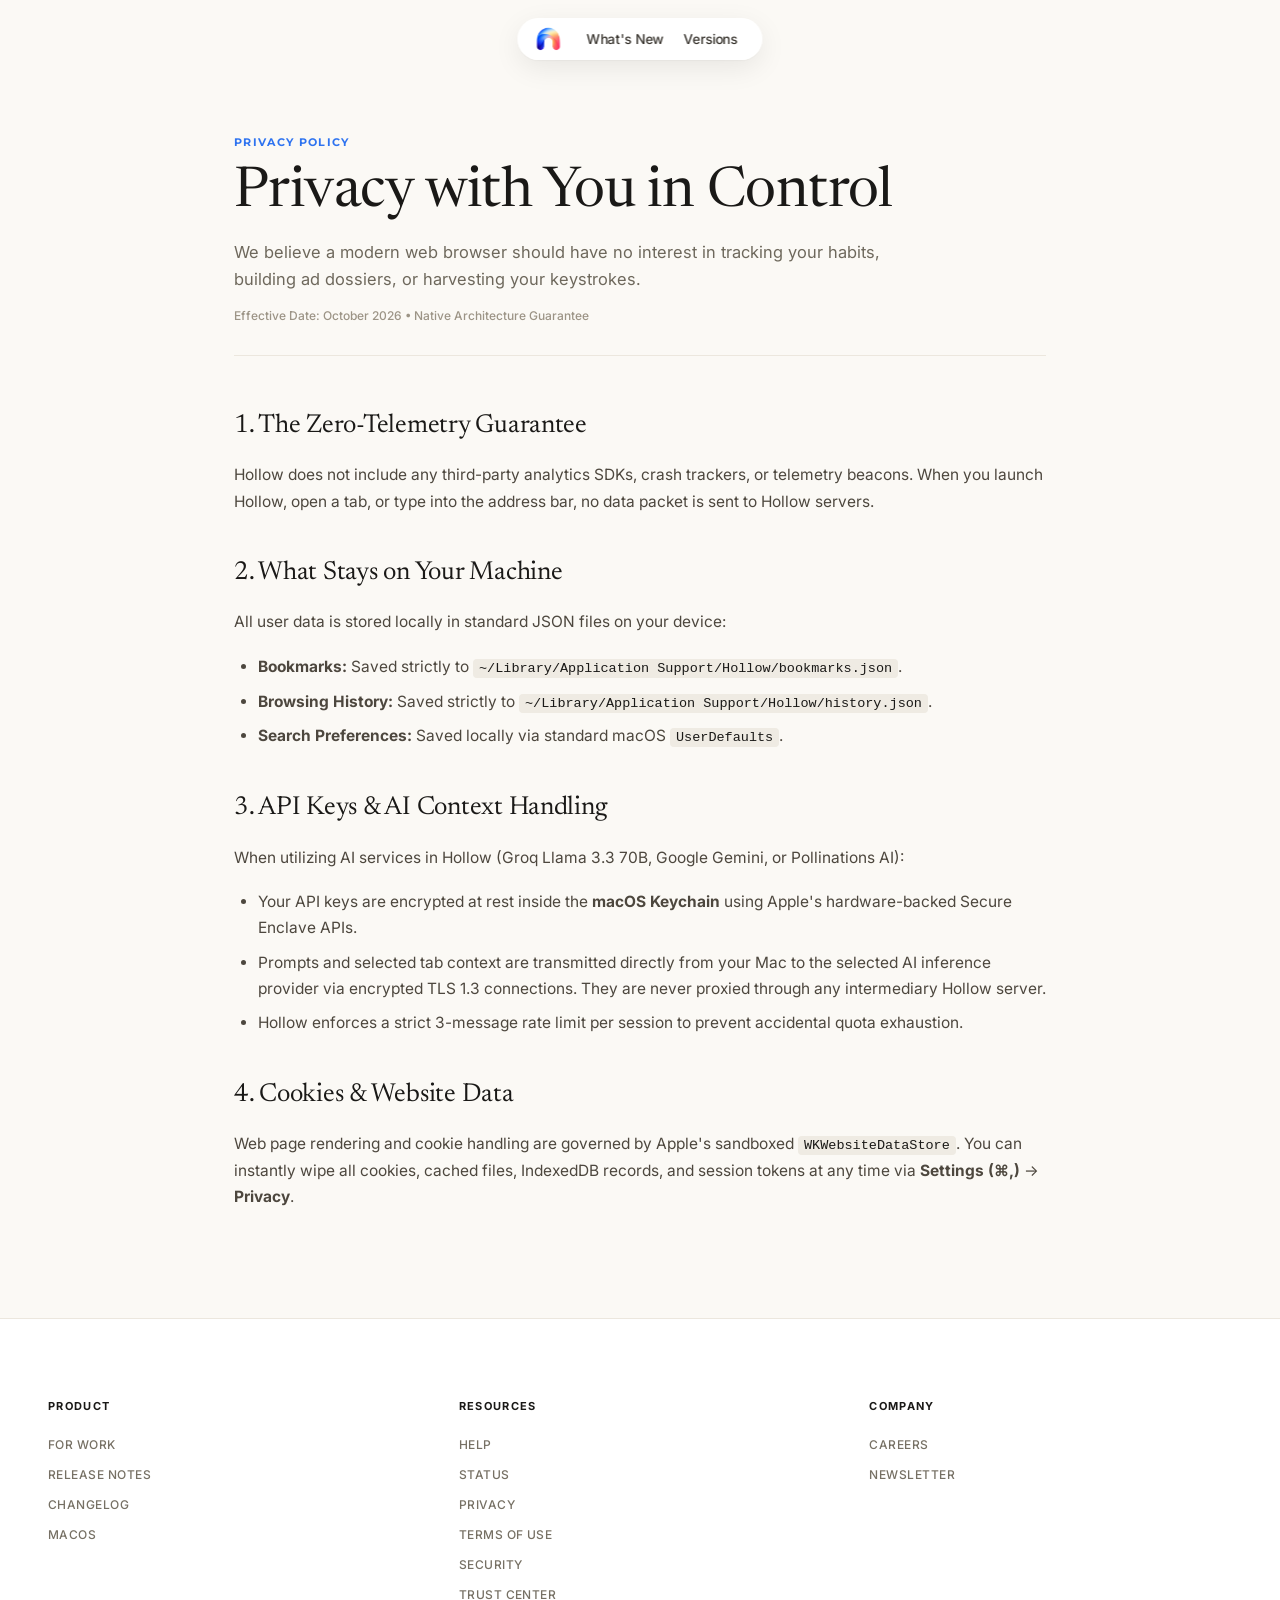
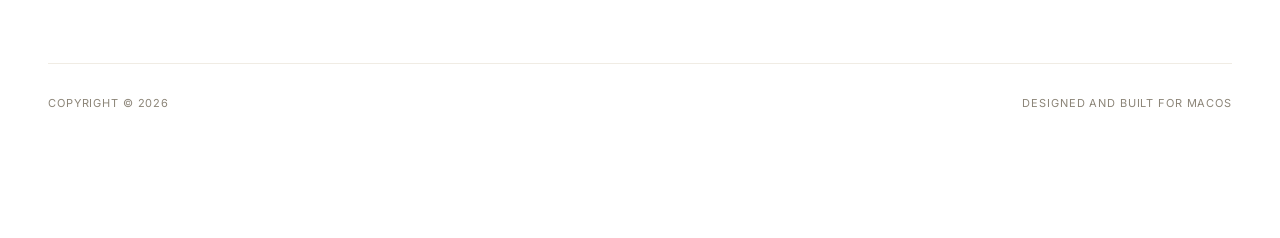
<file: privacy.html>
<!DOCTYPE html>
<html lang="en">
<head>
  <meta charset="UTF-8">
  <meta name="viewport" content="width=device-width, initial-scale=1.0">
  <title>Privacy Policy — Hollow Browser | Zero Telemetry, Local Storage</title>
  <meta name="description" content="Read Hollow’s privacy policy. Guaranteed zero remote telemetry, local JSON storage, and hardware Keychain encryption for API keys on macOS.">
  <meta name="robots" content="index, follow">
  <meta name="theme-color" content="#FBF9F5">
  <link rel="canonical" href="https://hollowbrowser.com/privacy.html">

  <link rel="icon" type="image/png" href="assets/favicon.png">
  <link rel="apple-touch-icon" href="assets/app_icon_512.png">

  <!-- Open Graph -->
  <meta property="og:type" content="article">
  <meta property="og:url" content="https://hollowbrowser.com/privacy.html">
  <meta property="og:site_name" content="Hollow Browser">
  <meta property="og:title" content="Privacy Policy — Hollow Browser">
  <meta property="og:description" content="Zero telemetry, local JSON data persistence, and hardware-secured privacy on macOS.">
  <meta property="og:image" content="https://hollowbrowser.com/assets/hollow-browser-hero.png">

  <!-- Twitter Card -->
  <meta name="twitter:card" content="summary_large_image">
  <meta name="twitter:title" content="Privacy Policy — Hollow Browser">
  <meta name="twitter:description" content="Our zero-telemetry guarantee and privacy architecture.">
  <meta name="twitter:image" content="https://hollowbrowser.com/assets/hollow-browser-hero.png">

  <!-- Montserrat, Playwrite Italia Tradizionale & Inter -->
  <link rel="preconnect" href="https://fonts.googleapis.com">
  <link rel="preconnect" href="https://fonts.gstatic.com" crossorigin>
  <link href="https://fonts.googleapis.com/css2?family=Inter:wght@400;500;600&family=Montserrat:ital,wght@0,300;0,400;0,500;0,600;0,700;1,400&family=Newsreader:ital,opsz,wght@0,6..72,300;0,6..72,400;0,6..72,500;1,6..72,300;1,6..72,400&family=Playwrite+IT+Trad:wght@100..400&display=swap" rel="stylesheet">

  <link rel="stylesheet" href="styles.css">
</head>
<body>

  <!-- FLOATING TOP NAVIGATION PILL -->
  <header class="top-nav-dock">
    <nav class="nav-pill" aria-label="Main Navigation">
      <a href="index.html" class="nav-brand-logo" aria-label="Hollow Home">
        <img src="assets/hollow-arch-logo.png" alt="Hollow Logo" class="nav-logo-img">
      </a>
      <div class="nav-links">
        <a href="https://hollowversions.carrd.co/" target="_blank" rel="noopener">What's New</a>
        <a href="https://hollowversions.carrd.co/" target="_blank" rel="noopener">Versions</a>
      </div>
    </nav>
  </header>

  <main class="subpage-main">
    <div class="subpage-header">
      <span class="subpage-badge">PRIVACY POLICY</span>
      <h1 class="subpage-title">Privacy with You in Control</h1>
      <p class="subpage-subtitle">
        We believe a modern web browser should have no interest in tracking your habits, building ad dossiers, or harvesting your keystrokes.
      </p>
      <div class="subpage-meta">Effective Date: October 2026 &bull; Native Architecture Guarantee</div>
    </div>

    <article class="content-body">
      <h2>1. The Zero-Telemetry Guarantee</h2>
      <p>
        Hollow does not include any third-party analytics SDKs, crash trackers, or telemetry beacons. When you launch Hollow, open a tab, or type into the address bar, no data packet is sent to Hollow servers.
      </p>

      <h2>2. What Stays on Your Machine</h2>
      <p>All user data is stored locally in standard JSON files on your device:</p>
      <ul>
        <li><strong>Bookmarks:</strong> Saved strictly to <code>~/Library/Application Support/Hollow/bookmarks.json</code>.</li>
        <li><strong>Browsing History:</strong> Saved strictly to <code>~/Library/Application Support/Hollow/history.json</code>.</li>
        <li><strong>Search Preferences:</strong> Saved locally via standard macOS <code>UserDefaults</code>.</li>
      </ul>

      <h2>3. API Keys &amp; AI Context Handling</h2>
      <p>
        When utilizing AI services in Hollow (Groq Llama 3.3 70B, Google Gemini, or Pollinations AI):
      </p>
      <ul>
        <li>Your API keys are encrypted at rest inside the <strong>macOS Keychain</strong> using Apple's hardware-backed Secure Enclave APIs.</li>
        <li>Prompts and selected tab context are transmitted directly from your Mac to the selected AI inference provider via encrypted TLS 1.3 connections. They are never proxied through any intermediary Hollow server.</li>
        <li>Hollow enforces a strict 3-message rate limit per session to prevent accidental quota exhaustion.</li>
      </ul>

      <h2>4. Cookies &amp; Website Data</h2>
      <p>
        Web page rendering and cookie handling are governed by Apple's sandboxed <code>WKWebsiteDataStore</code>. You can instantly wipe all cookies, cached files, IndexedDB records, and session tokens at any time via <strong>Settings (⌘,)</strong> &rarr; <strong>Privacy</strong>.
      </p>
    </article>
  </main>

  <!-- SITE FOOTER -->
  <footer class="site-footer">
    <div class="footer-container">
      <div class="footer-columns">
        <div class="footer-col">
          <h3>PRODUCT</h3>
          <ul>
            <li><a href="https://hollowversions.carrd.co/" target="_blank" rel="noopener">FOR WORK</a></li>
            <li><a href="https://hollowversions.carrd.co/" target="_blank" rel="noopener">RELEASE NOTES</a></li>
            <li><a href="https://hollowversions.carrd.co/" target="_blank" rel="noopener">CHANGELOG</a></li>
            <li><a href="https://hollowversions.carrd.co/" target="_blank" rel="noopener">MACOS</a></li>
          </ul>
        </div>

        <div class="footer-col">
          <h3>RESOURCES</h3>
          <ul>
            <li><a href="help.html">HELP</a></li>
            <li><a href="status.html">STATUS</a></li>
            <li><a href="privacy.html">PRIVACY</a></li>
            <li><a href="terms.html">TERMS OF USE</a></li>
            <li><a href="security.html">SECURITY</a></li>
            <li><a href="trust.html">TRUST CENTER</a></li>
          </ul>
        </div>

        <div class="footer-col">
          <h3>COMPANY</h3>
          <ul>
            <li><a href="careers.html">CAREERS</a></li>
            <li><a href="newsletter.html">NEWSLETTER</a></li>
          </ul>
        </div>
      </div>

      <div class="footer-bottom-bar">
        <div class="footer-copy">COPYRIGHT &copy; 2026</div>
        <div class="footer-location">DESIGNED AND BUILT FOR MACOS</div>
      </div>
    </div>
  </footer>

  <!-- MOBILE DEVICE ACCESS NOTICE -->
  <div class="mobile-device-gate" aria-label="Desktop Only Notice">
    <img src="assets/hollow-arch-logo.png" alt="Hollow Logo" class="mobile-gate-icon">
    <p class="mobile-gate-text">This website is only accessible on desktop devices.</p>
  </div>

  <script src="app.js"></script>
</body>
</html>
</file>
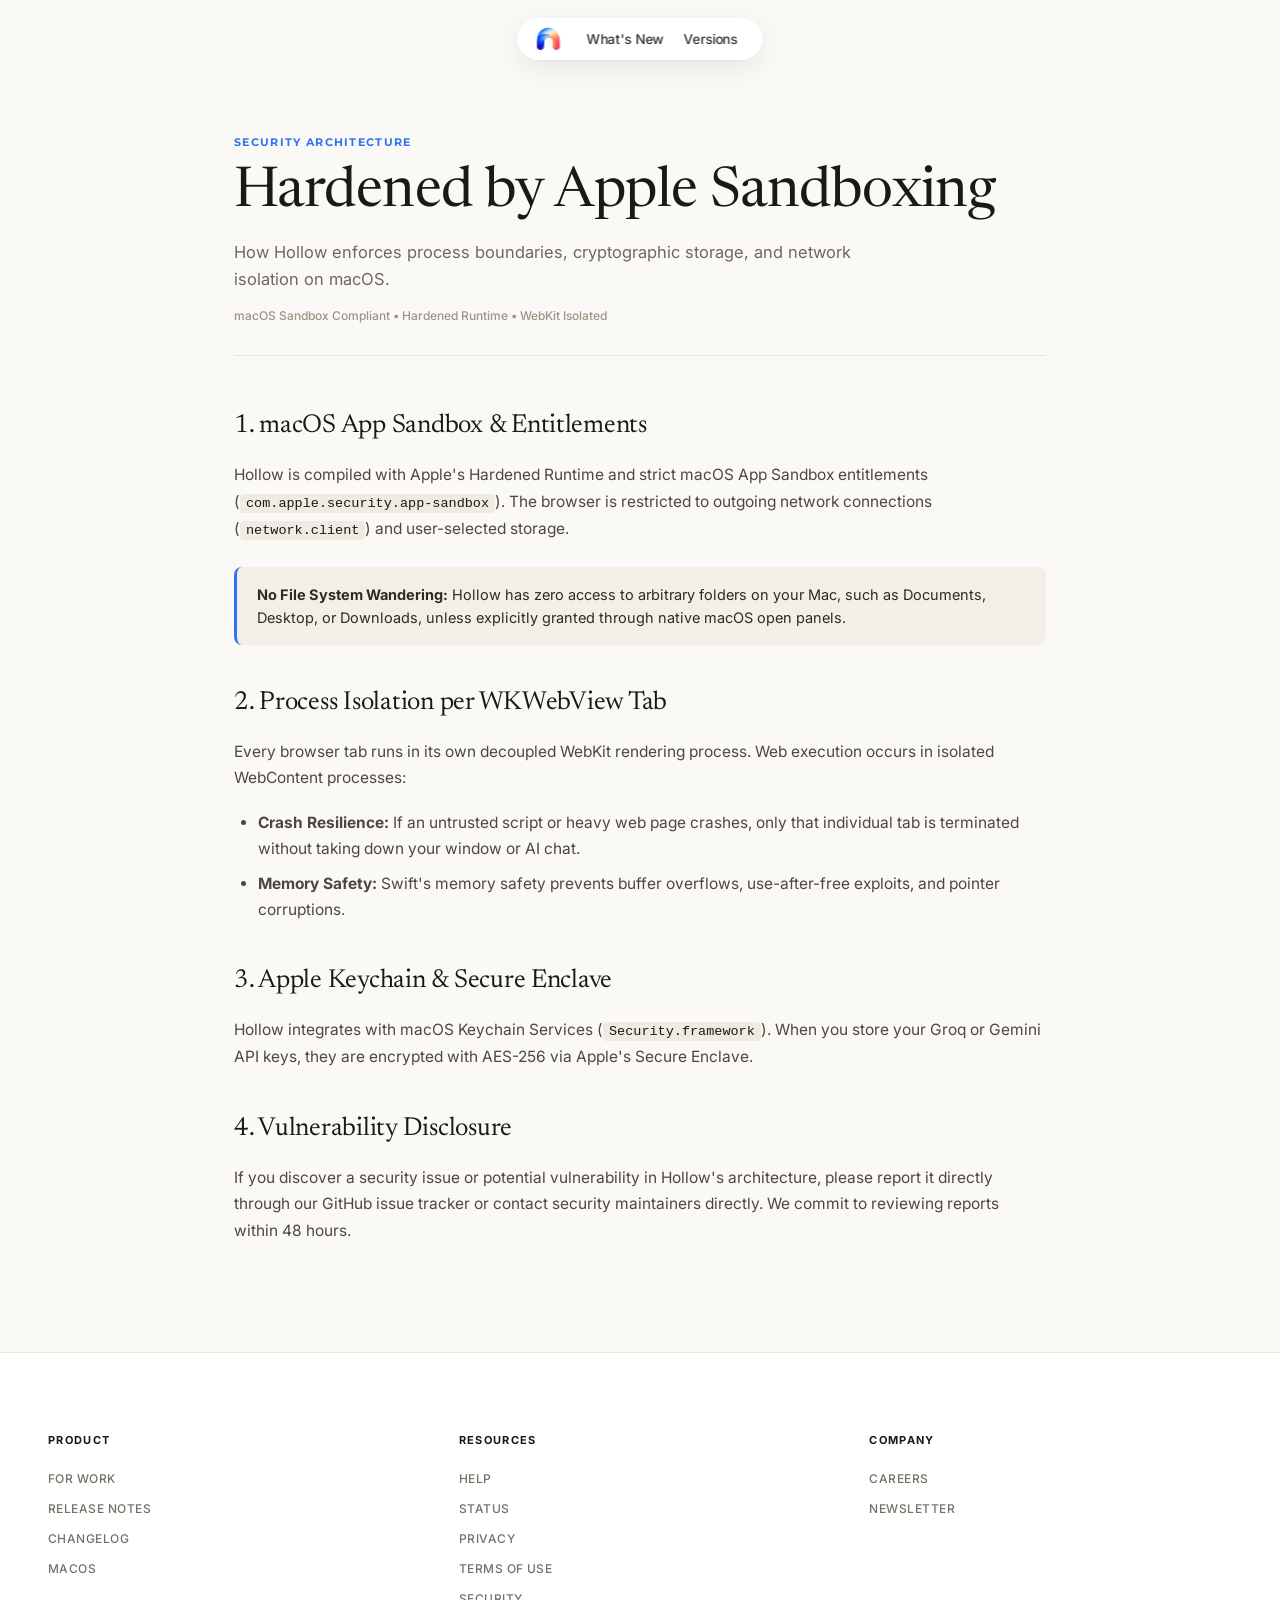
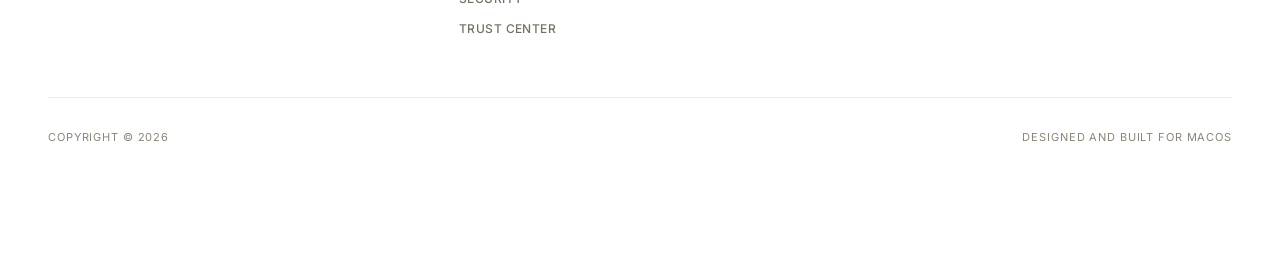
<file: security.html>
<!DOCTYPE html>
<html lang="en">
<head>
  <meta charset="UTF-8">
  <meta name="viewport" content="width=device-width, initial-scale=1.0">
  <title>Security Architecture — Hollow Browser | Sandboxed &amp; Keychain-Hardened</title>
  <meta name="description" content="Technical details on Hollow’s security architecture: macOS App Sandbox, WebKit process isolation, and AES-256 Keychain encryption via Apple’s Secure Enclave.">
  <meta name="robots" content="index, follow">
  <meta name="theme-color" content="#FBF9F5">
  <link rel="canonical" href="https://hollowbrowser.com/security.html">

  <link rel="icon" type="image/png" href="assets/favicon.png">
  <link rel="apple-touch-icon" href="assets/app_icon_512.png">

  <!-- Open Graph -->
  <meta property="og:type" content="article">
  <meta property="og:url" content="https://hollowbrowser.com/security.html">
  <meta property="og:site_name" content="Hollow Browser">
  <meta property="og:title" content="Security Architecture — Hollow Browser">
  <meta property="og:description" content="Deep-dive into Hollow's multi-process sandboxing, ATS network encryption, and hardware Keychain security.">
  <meta property="og:image" content="https://hollowbrowser.com/assets/hollow-browser-hero.png">

  <!-- Twitter Card -->
  <meta name="twitter:card" content="summary_large_image">
  <meta name="twitter:title" content="Security Architecture — Hollow Browser">
  <meta name="twitter:description" content="Hardened by Apple Sandboxing and Secure Enclave.">
  <meta name="twitter:image" content="https://hollowbrowser.com/assets/hollow-browser-hero.png">

  <!-- Montserrat, Playwrite Italia Tradizionale & Inter -->
  <link rel="preconnect" href="https://fonts.googleapis.com">
  <link rel="preconnect" href="https://fonts.gstatic.com" crossorigin>
  <link href="https://fonts.googleapis.com/css2?family=Inter:wght@400;500;600&family=Montserrat:ital,wght@0,300;0,400;0,500;0,600;0,700;1,400&family=Newsreader:ital,opsz,wght@0,6..72,300;0,6..72,400;0,6..72,500;1,6..72,300;1,6..72,400&family=Playwrite+IT+Trad:wght@100..400&display=swap" rel="stylesheet">

  <link rel="stylesheet" href="styles.css">
</head>
<body>

  <!-- FLOATING TOP NAVIGATION PILL -->
  <header class="top-nav-dock">
    <nav class="nav-pill" aria-label="Main Navigation">
      <a href="index.html" class="nav-brand-logo" aria-label="Hollow Home">
        <img src="assets/hollow-arch-logo.png" alt="Hollow Logo" class="nav-logo-img">
      </a>
      <div class="nav-links">
        <a href="https://hollowversions.carrd.co/" target="_blank" rel="noopener">What's New</a>
        <a href="https://hollowversions.carrd.co/" target="_blank" rel="noopener">Versions</a>
      </div>
    </nav>
  </header>

  <main class="subpage-main">
    <div class="subpage-header">
      <span class="subpage-badge">SECURITY ARCHITECTURE</span>
      <h1 class="subpage-title">Hardened by Apple Sandboxing</h1>
      <p class="subpage-subtitle">
        How Hollow enforces process boundaries, cryptographic storage, and network isolation on macOS.
      </p>
      <div class="subpage-meta">macOS Sandbox Compliant &bull; Hardened Runtime &bull; WebKit Isolated</div>
    </div>

    <article class="content-body">
      <h2>1. macOS App Sandbox &amp; Entitlements</h2>
      <p>
        Hollow is compiled with Apple's Hardened Runtime and strict macOS App Sandbox entitlements (<code>com.apple.security.app-sandbox</code>). The browser is restricted to outgoing network connections (<code>network.client</code>) and user-selected storage.
      </p>
      <div class="callout-box">
        <strong>No File System Wandering:</strong> Hollow has zero access to arbitrary folders on your Mac, such as Documents, Desktop, or Downloads, unless explicitly granted through native macOS open panels.
      </div>

      <h2>2. Process Isolation per WKWebView Tab</h2>
      <p>
        Every browser tab runs in its own decoupled WebKit rendering process. Web execution occurs in isolated WebContent processes:
      </p>
      <ul>
        <li><strong>Crash Resilience:</strong> If an untrusted script or heavy web page crashes, only that individual tab is terminated without taking down your window or AI chat.</li>
        <li><strong>Memory Safety:</strong> Swift's memory safety prevents buffer overflows, use-after-free exploits, and pointer corruptions.</li>
      </ul>

      <h2>3. Apple Keychain &amp; Secure Enclave</h2>
      <p>
        Hollow integrates with macOS Keychain Services (<code>Security.framework</code>). When you store your Groq or Gemini API keys, they are encrypted with AES-256 via Apple's Secure Enclave.
      </p>

      <h2>4. Vulnerability Disclosure</h2>
      <p>
        If you discover a security issue or potential vulnerability in Hollow's architecture, please report it directly through our GitHub issue tracker or contact security maintainers directly. We commit to reviewing reports within 48 hours.
      </p>
    </article>
  </main>

  <!-- SITE FOOTER -->
  <footer class="site-footer">
    <div class="footer-container">
      <div class="footer-columns">
        <div class="footer-col">
          <h3>PRODUCT</h3>
          <ul>
            <li><a href="https://hollowversions.carrd.co/" target="_blank" rel="noopener">FOR WORK</a></li>
            <li><a href="https://hollowversions.carrd.co/" target="_blank" rel="noopener">RELEASE NOTES</a></li>
            <li><a href="https://hollowversions.carrd.co/" target="_blank" rel="noopener">CHANGELOG</a></li>
            <li><a href="https://hollowversions.carrd.co/" target="_blank" rel="noopener">MACOS</a></li>
          </ul>
        </div>

        <div class="footer-col">
          <h3>RESOURCES</h3>
          <ul>
            <li><a href="help.html">HELP</a></li>
            <li><a href="status.html">STATUS</a></li>
            <li><a href="privacy.html">PRIVACY</a></li>
            <li><a href="terms.html">TERMS OF USE</a></li>
            <li><a href="security.html">SECURITY</a></li>
            <li><a href="trust.html">TRUST CENTER</a></li>
          </ul>
        </div>

        <div class="footer-col">
          <h3>COMPANY</h3>
          <ul>
            <li><a href="careers.html">CAREERS</a></li>
            <li><a href="newsletter.html">NEWSLETTER</a></li>
          </ul>
        </div>
      </div>

      <div class="footer-bottom-bar">
        <div class="footer-copy">COPYRIGHT &copy; 2026</div>
        <div class="footer-location">DESIGNED AND BUILT FOR MACOS</div>
      </div>
    </div>
  </footer>

  <!-- MOBILE DEVICE ACCESS NOTICE -->
  <div class="mobile-device-gate" aria-label="Desktop Only Notice">
    <img src="assets/hollow-arch-logo.png" alt="Hollow Logo" class="mobile-gate-icon">
    <p class="mobile-gate-text">This website is only accessible on desktop devices.</p>
  </div>

  <script src="app.js"></script>
</body>
</html>
</file>
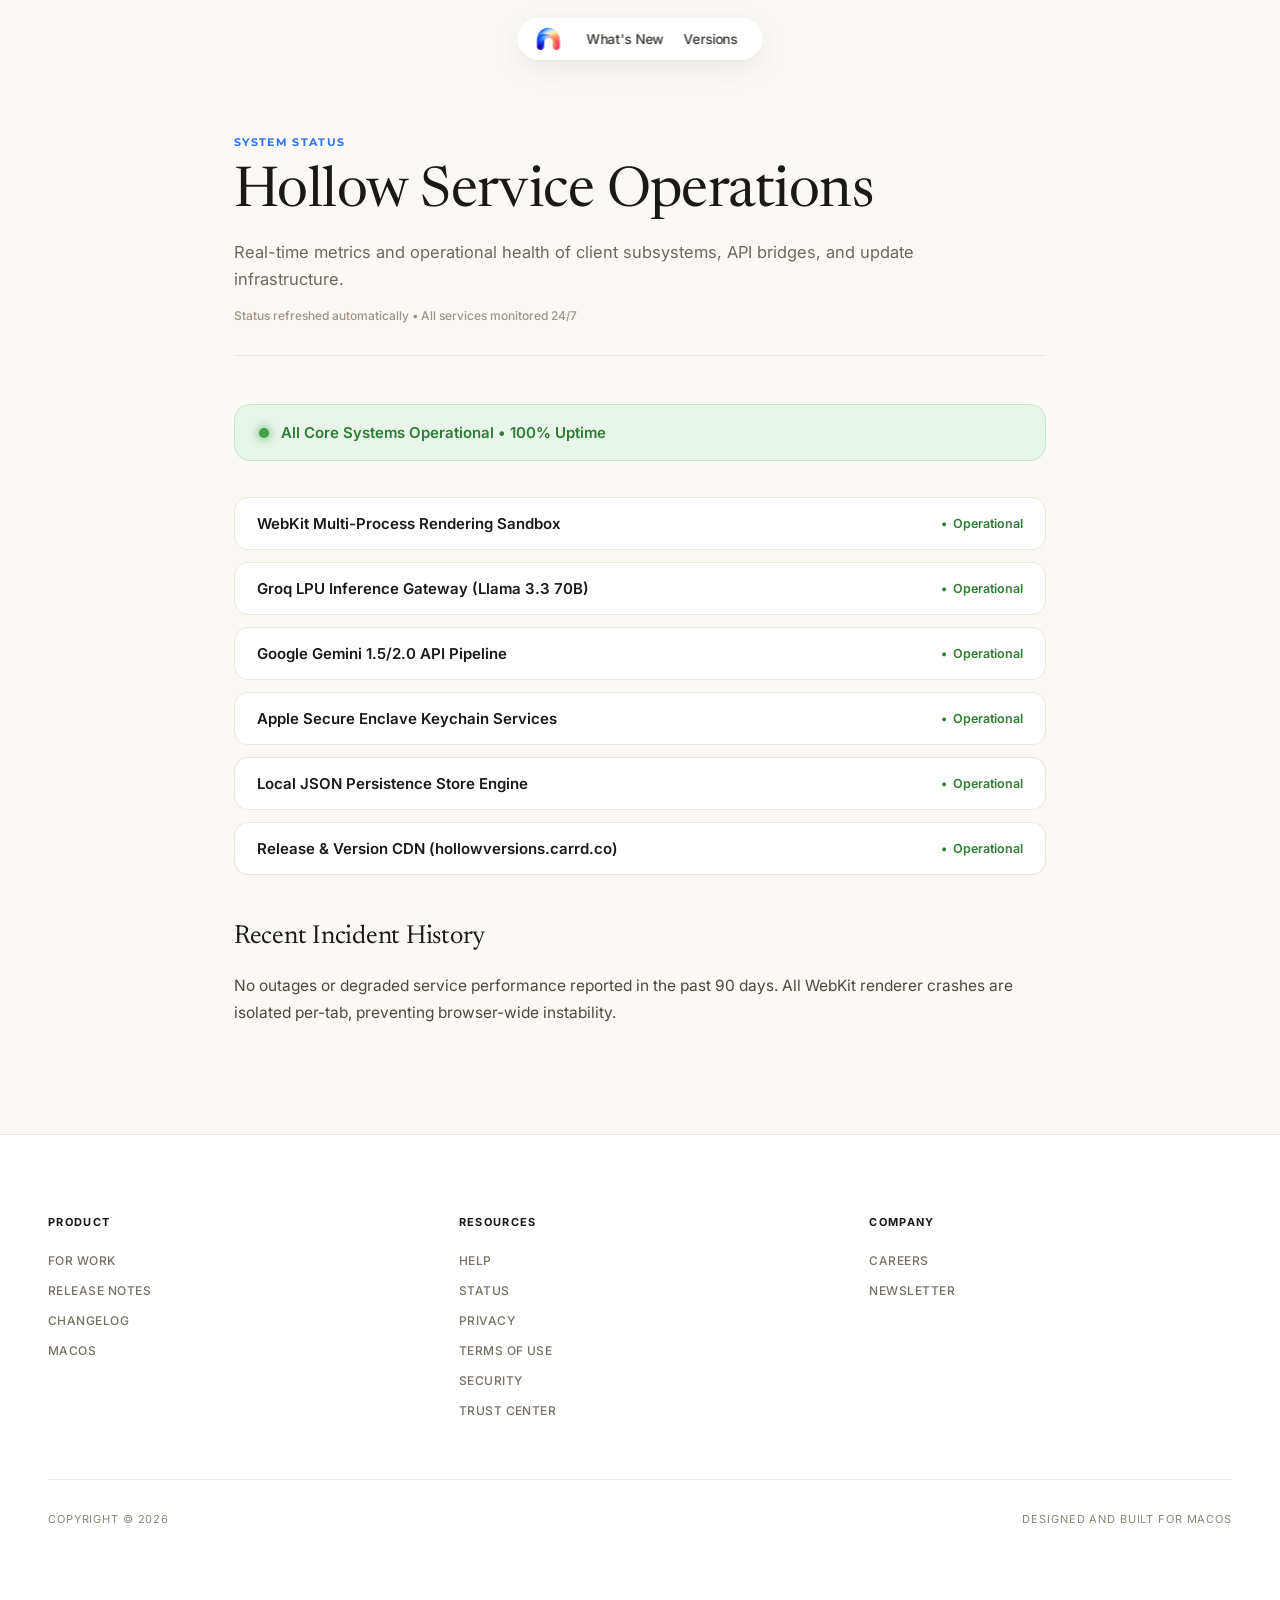
<file: status.html>
<!DOCTYPE html>
<html lang="en">
<head>
  <meta charset="UTF-8">
  <meta name="viewport" content="width=device-width, initial-scale=1.0">
  <title>System Status &amp; Uptime — Hollow Browser</title>
  <meta name="description" content="Live operational health and uptime for Hollow Browser rendering engines, Groq inference, Gemini API, and Keychain encryption services.">
  <meta name="robots" content="index, follow">
  <meta name="theme-color" content="#FBF9F5">
  <link rel="canonical" href="https://hollowbrowser.com/status.html">

  <link rel="icon" type="image/png" href="assets/favicon.png">
  <link rel="apple-touch-icon" href="assets/app_icon_512.png">

  <!-- Open Graph -->
  <meta property="og:type" content="website">
  <meta property="og:url" content="https://hollowbrowser.com/status.html">
  <meta property="og:site_name" content="Hollow Browser">
  <meta property="og:title" content="System Status — Hollow Browser">
  <meta property="og:description" content="Live uptime and performance metrics for Hollow Browser subsystems.">
  <meta property="og:image" content="https://hollowbrowser.com/assets/hollow-browser-hero.png">

  <!-- Twitter Card -->
  <meta name="twitter:card" content="summary_large_image">
  <meta name="twitter:title" content="System Status — Hollow Browser">
  <meta name="twitter:description" content="Real-time operational status for Hollow.">
  <meta name="twitter:image" content="https://hollowbrowser.com/assets/hollow-browser-hero.png">

  <!-- Montserrat, Playwrite Italia Tradizionale & Inter -->
  <link rel="preconnect" href="https://fonts.googleapis.com">
  <link rel="preconnect" href="https://fonts.gstatic.com" crossorigin>
  <link href="https://fonts.googleapis.com/css2?family=Inter:wght@400;500;600&family=Montserrat:ital,wght@0,300;0,400;0,500;0,600;0,700;1,400&family=Newsreader:ital,opsz,wght@0,6..72,300;0,6..72,400;0,6..72,500;1,6..72,300;1,6..72,400&family=Playwrite+IT+Trad:wght@100..400&display=swap" rel="stylesheet">

  <link rel="stylesheet" href="styles.css">
</head>
<body>

  <!-- FLOATING TOP NAVIGATION PILL -->
  <header class="top-nav-dock">
    <nav class="nav-pill" aria-label="Main Navigation">
      <a href="index.html" class="nav-brand-logo" aria-label="Hollow Home">
        <img src="assets/hollow-arch-logo.png" alt="Hollow Logo" class="nav-logo-img">
      </a>
      <div class="nav-links">
        <a href="https://hollowversions.carrd.co/" target="_blank" rel="noopener">What's New</a>
        <a href="https://hollowversions.carrd.co/" target="_blank" rel="noopener">Versions</a>
      </div>
    </nav>
  </header>

  <main class="subpage-main">
    <div class="subpage-header">
      <span class="subpage-badge">SYSTEM STATUS</span>
      <h1 class="subpage-title">Hollow Service Operations</h1>
      <p class="subpage-subtitle">
        Real-time metrics and operational health of client subsystems, API bridges, and update infrastructure.
      </p>
      <div class="subpage-meta">Status refreshed automatically &bull; All services monitored 24/7</div>
    </div>

    <!-- Overall status banner -->
    <div class="status-indicator-banner">
      <span class="status-dot-pulse"></span>
      <span>All Core Systems Operational &bull; 100% Uptime</span>
    </div>

    <div class="status-grid">
      <div class="status-card">
        <span class="status-service-name">WebKit Multi-Process Rendering Sandbox</span>
        <span class="status-badge-ok"><span>&bull;</span> Operational</span>
      </div>

      <div class="status-card">
        <span class="status-service-name">Groq LPU Inference Gateway (Llama 3.3 70B)</span>
        <span class="status-badge-ok"><span>&bull;</span> Operational</span>
      </div>

      <div class="status-card">
        <span class="status-service-name">Google Gemini 1.5/2.0 API Pipeline</span>
        <span class="status-badge-ok"><span>&bull;</span> Operational</span>
      </div>

      <div class="status-card">
        <span class="status-service-name">Apple Secure Enclave Keychain Services</span>
        <span class="status-badge-ok"><span>&bull;</span> Operational</span>
      </div>

      <div class="status-card">
        <span class="status-service-name">Local JSON Persistence Store Engine</span>
        <span class="status-badge-ok"><span>&bull;</span> Operational</span>
      </div>

      <div class="status-card">
        <span class="status-service-name">Release &amp; Version CDN (hollowversions.carrd.co)</span>
        <span class="status-badge-ok"><span>&bull;</span> Operational</span>
      </div>
    </div>

    <article class="content-body">
      <h2>Recent Incident History</h2>
      <p>
        No outages or degraded service performance reported in the past 90 days. All WebKit renderer crashes are isolated per-tab, preventing browser-wide instability.
      </p>
    </article>
  </main>

  <!-- SITE FOOTER -->
  <footer class="site-footer">
    <div class="footer-container">
      <div class="footer-columns">
        <div class="footer-col">
          <h3>PRODUCT</h3>
          <ul>
            <li><a href="https://hollowversions.carrd.co/" target="_blank" rel="noopener">FOR WORK</a></li>
            <li><a href="https://hollowversions.carrd.co/" target="_blank" rel="noopener">RELEASE NOTES</a></li>
            <li><a href="https://hollowversions.carrd.co/" target="_blank" rel="noopener">CHANGELOG</a></li>
            <li><a href="https://hollowversions.carrd.co/" target="_blank" rel="noopener">MACOS</a></li>
          </ul>
        </div>

        <div class="footer-col">
          <h3>RESOURCES</h3>
          <ul>
            <li><a href="help.html">HELP</a></li>
            <li><a href="status.html">STATUS</a></li>
            <li><a href="privacy.html">PRIVACY</a></li>
            <li><a href="terms.html">TERMS OF USE</a></li>
            <li><a href="security.html">SECURITY</a></li>
            <li><a href="trust.html">TRUST CENTER</a></li>
          </ul>
        </div>

        <div class="footer-col">
          <h3>COMPANY</h3>
          <ul>
            <li><a href="careers.html">CAREERS</a></li>
            <li><a href="newsletter.html">NEWSLETTER</a></li>
          </ul>
        </div>
      </div>

      <div class="footer-bottom-bar">
        <div class="footer-copy">COPYRIGHT &copy; 2026</div>
        <div class="footer-location">DESIGNED AND BUILT FOR MACOS</div>
      </div>
    </div>
  </footer>

  <!-- MOBILE DEVICE ACCESS NOTICE -->
  <div class="mobile-device-gate" aria-label="Desktop Only Notice">
    <img src="assets/hollow-arch-logo.png" alt="Hollow Logo" class="mobile-gate-icon">
    <p class="mobile-gate-text">This website is only accessible on desktop devices.</p>
  </div>

  <script src="app.js"></script>
</body>
</html>
</file>
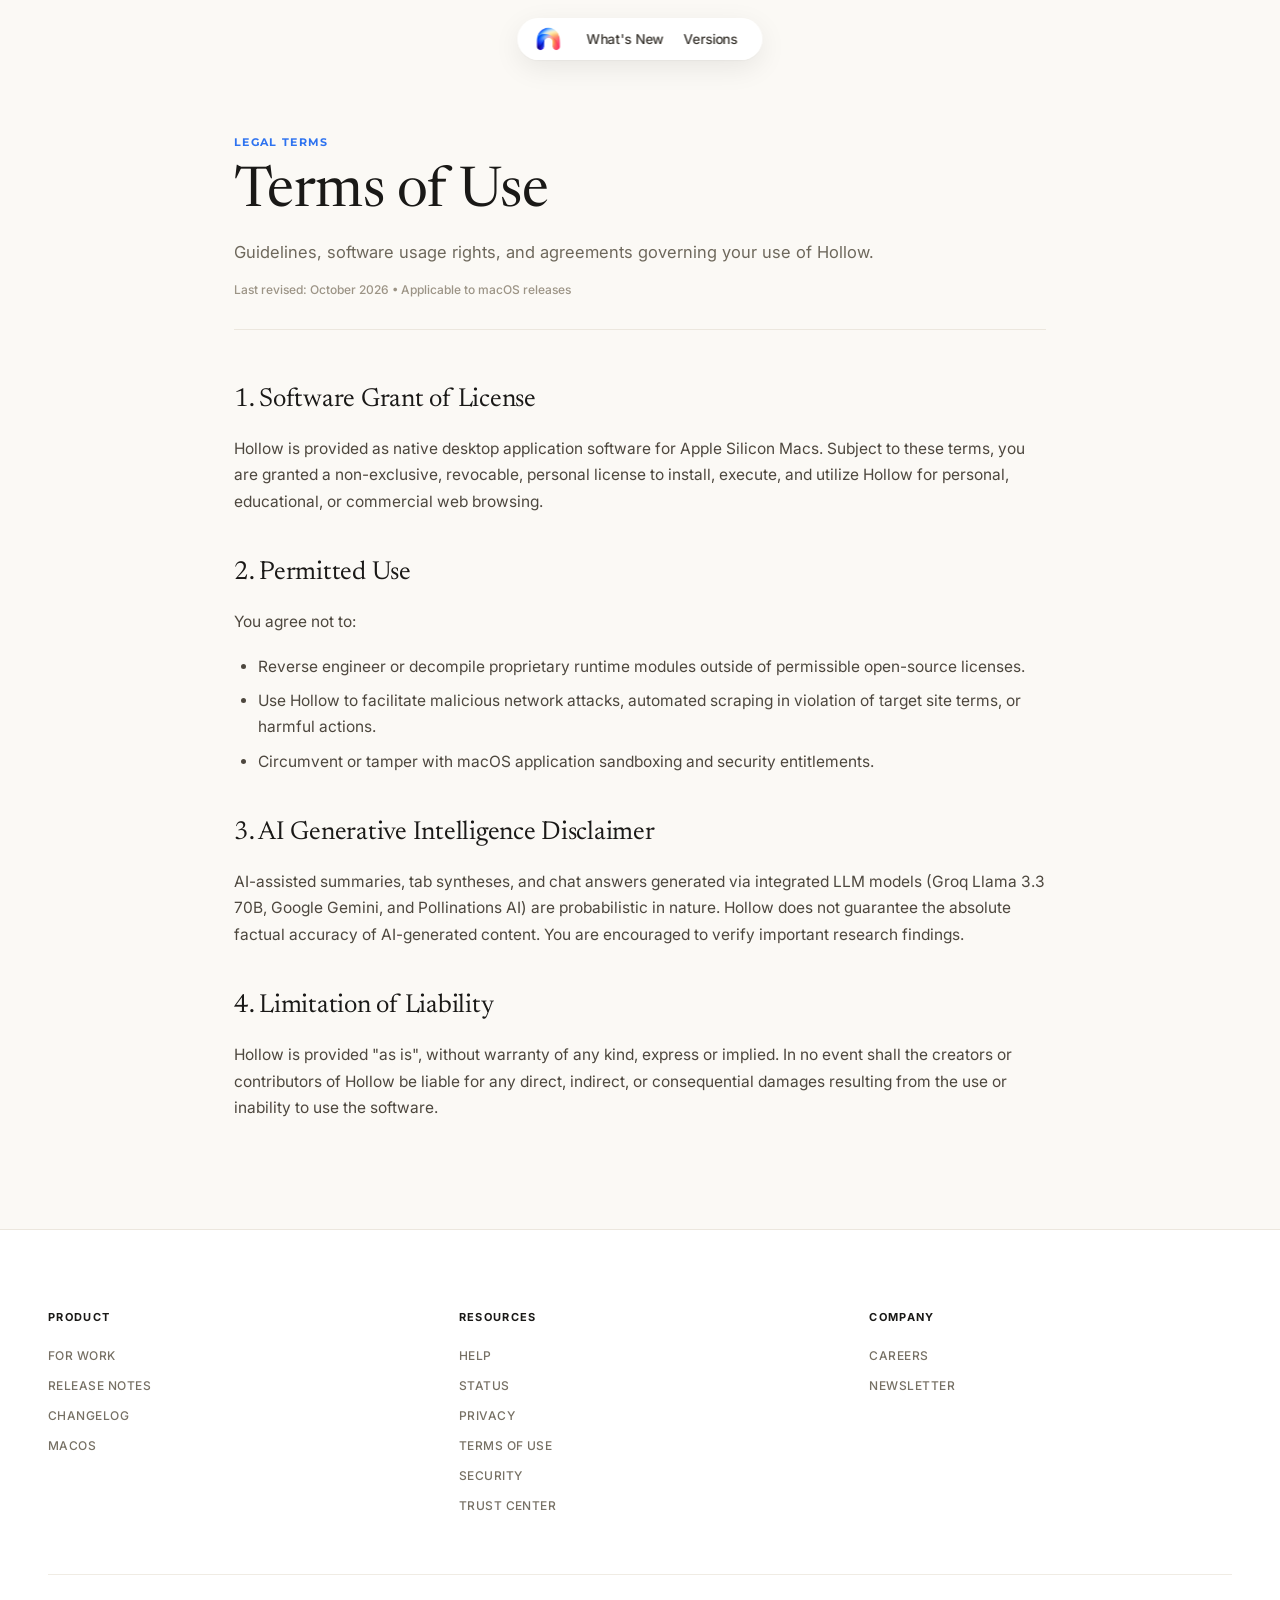
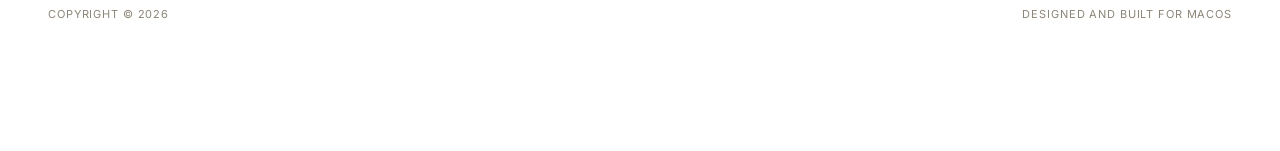
<file: terms.html>
<!DOCTYPE html>
<html lang="en">
<head>
  <meta charset="UTF-8">
  <meta name="viewport" content="width=device-width, initial-scale=1.0">
  <title>Terms of Use — Hollow Browser</title>
  <meta name="description" content="Terms of service and software licensing agreements for Hollow Browser on Apple Silicon macOS.">
  <meta name="robots" content="index, follow">
  <meta name="theme-color" content="#FBF9F5">
  <link rel="canonical" href="https://hollowbrowser.com/terms.html">

  <link rel="icon" type="image/png" href="assets/favicon.png">
  <link rel="apple-touch-icon" href="assets/app_icon_512.png">

  <!-- Open Graph -->
  <meta property="og:type" content="article">
  <meta property="og:url" content="https://hollowbrowser.com/terms.html">
  <meta property="og:site_name" content="Hollow Browser">
  <meta property="og:title" content="Terms of Use — Hollow Browser">
  <meta property="og:description" content="Terms of service and software licensing for Hollow on macOS.">
  <meta property="og:image" content="https://hollowbrowser.com/assets/hollow-browser-hero.png">

  <!-- Twitter Card -->
  <meta name="twitter:card" content="summary_large_image">
  <meta name="twitter:title" content="Terms of Use — Hollow Browser">
  <meta name="twitter:description" content="Terms of service and software license for Hollow Browser.">
  <meta name="twitter:image" content="https://hollowbrowser.com/assets/hollow-browser-hero.png">

  <!-- Montserrat, Playwrite Italia Tradizionale & Inter -->
  <link rel="preconnect" href="https://fonts.googleapis.com">
  <link rel="preconnect" href="https://fonts.gstatic.com" crossorigin>
  <link href="https://fonts.googleapis.com/css2?family=Inter:wght@400;500;600&family=Montserrat:ital,wght@0,300;0,400;0,500;0,600;0,700;1,400&family=Newsreader:ital,opsz,wght@0,6..72,300;0,6..72,400;0,6..72,500;1,6..72,300;1,6..72,400&family=Playwrite+IT+Trad:wght@100..400&display=swap" rel="stylesheet">

  <link rel="stylesheet" href="styles.css">
</head>
<body>

  <!-- FLOATING TOP NAVIGATION PILL -->
  <header class="top-nav-dock">
    <nav class="nav-pill" aria-label="Main Navigation">
      <a href="index.html" class="nav-brand-logo" aria-label="Hollow Home">
        <img src="assets/hollow-arch-logo.png" alt="Hollow Logo" class="nav-logo-img">
      </a>
      <div class="nav-links">
        <a href="https://hollowversions.carrd.co/" target="_blank" rel="noopener">What's New</a>
        <a href="https://hollowversions.carrd.co/" target="_blank" rel="noopener">Versions</a>
      </div>
    </nav>
  </header>

  <main class="subpage-main">
    <div class="subpage-header">
      <span class="subpage-badge">LEGAL TERMS</span>
      <h1 class="subpage-title">Terms of Use</h1>
      <p class="subpage-subtitle">
        Guidelines, software usage rights, and agreements governing your use of Hollow.
      </p>
      <div class="subpage-meta">Last revised: October 2026 &bull; Applicable to macOS releases</div>
    </div>

    <article class="content-body">
      <h2>1. Software Grant of License</h2>
      <p>
        Hollow is provided as native desktop application software for Apple Silicon Macs. Subject to these terms, you are granted a non-exclusive, revocable, personal license to install, execute, and utilize Hollow for personal, educational, or commercial web browsing.
      </p>

      <h2>2. Permitted Use</h2>
      <p>You agree not to:</p>
      <ul>
        <li>Reverse engineer or decompile proprietary runtime modules outside of permissible open-source licenses.</li>
        <li>Use Hollow to facilitate malicious network attacks, automated scraping in violation of target site terms, or harmful actions.</li>
        <li>Circumvent or tamper with macOS application sandboxing and security entitlements.</li>
      </ul>

      <h2>3. AI Generative Intelligence Disclaimer</h2>
      <p>
        AI-assisted summaries, tab syntheses, and chat answers generated via integrated LLM models (Groq Llama 3.3 70B, Google Gemini, and Pollinations AI) are probabilistic in nature. Hollow does not guarantee the absolute factual accuracy of AI-generated content. You are encouraged to verify important research findings.
      </p>

      <h2>4. Limitation of Liability</h2>
      <p>
        Hollow is provided "as is", without warranty of any kind, express or implied. In no event shall the creators or contributors of Hollow be liable for any direct, indirect, or consequential damages resulting from the use or inability to use the software.
      </p>
    </article>
  </main>

  <!-- SITE FOOTER -->
  <footer class="site-footer">
    <div class="footer-container">
      <div class="footer-columns">
        <div class="footer-col">
          <h3>PRODUCT</h3>
          <ul>
            <li><a href="https://hollowversions.carrd.co/" target="_blank" rel="noopener">FOR WORK</a></li>
            <li><a href="https://hollowversions.carrd.co/" target="_blank" rel="noopener">RELEASE NOTES</a></li>
            <li><a href="https://hollowversions.carrd.co/" target="_blank" rel="noopener">CHANGELOG</a></li>
            <li><a href="https://hollowversions.carrd.co/" target="_blank" rel="noopener">MACOS</a></li>
          </ul>
        </div>

        <div class="footer-col">
          <h3>RESOURCES</h3>
          <ul>
            <li><a href="help.html">HELP</a></li>
            <li><a href="status.html">STATUS</a></li>
            <li><a href="privacy.html">PRIVACY</a></li>
            <li><a href="terms.html">TERMS OF USE</a></li>
            <li><a href="security.html">SECURITY</a></li>
            <li><a href="trust.html">TRUST CENTER</a></li>
          </ul>
        </div>

        <div class="footer-col">
          <h3>COMPANY</h3>
          <ul>
            <li><a href="careers.html">CAREERS</a></li>
            <li><a href="newsletter.html">NEWSLETTER</a></li>
          </ul>
        </div>
      </div>

      <div class="footer-bottom-bar">
        <div class="footer-copy">COPYRIGHT &copy; 2026</div>
        <div class="footer-location">DESIGNED AND BUILT FOR MACOS</div>
      </div>
    </div>
  </footer>

  <!-- MOBILE DEVICE ACCESS NOTICE -->
  <div class="mobile-device-gate" aria-label="Desktop Only Notice">
    <img src="assets/hollow-arch-logo.png" alt="Hollow Logo" class="mobile-gate-icon">
    <p class="mobile-gate-text">This website is only accessible on desktop devices.</p>
  </div>

  <script src="app.js"></script>
</body>
</html>
</file>
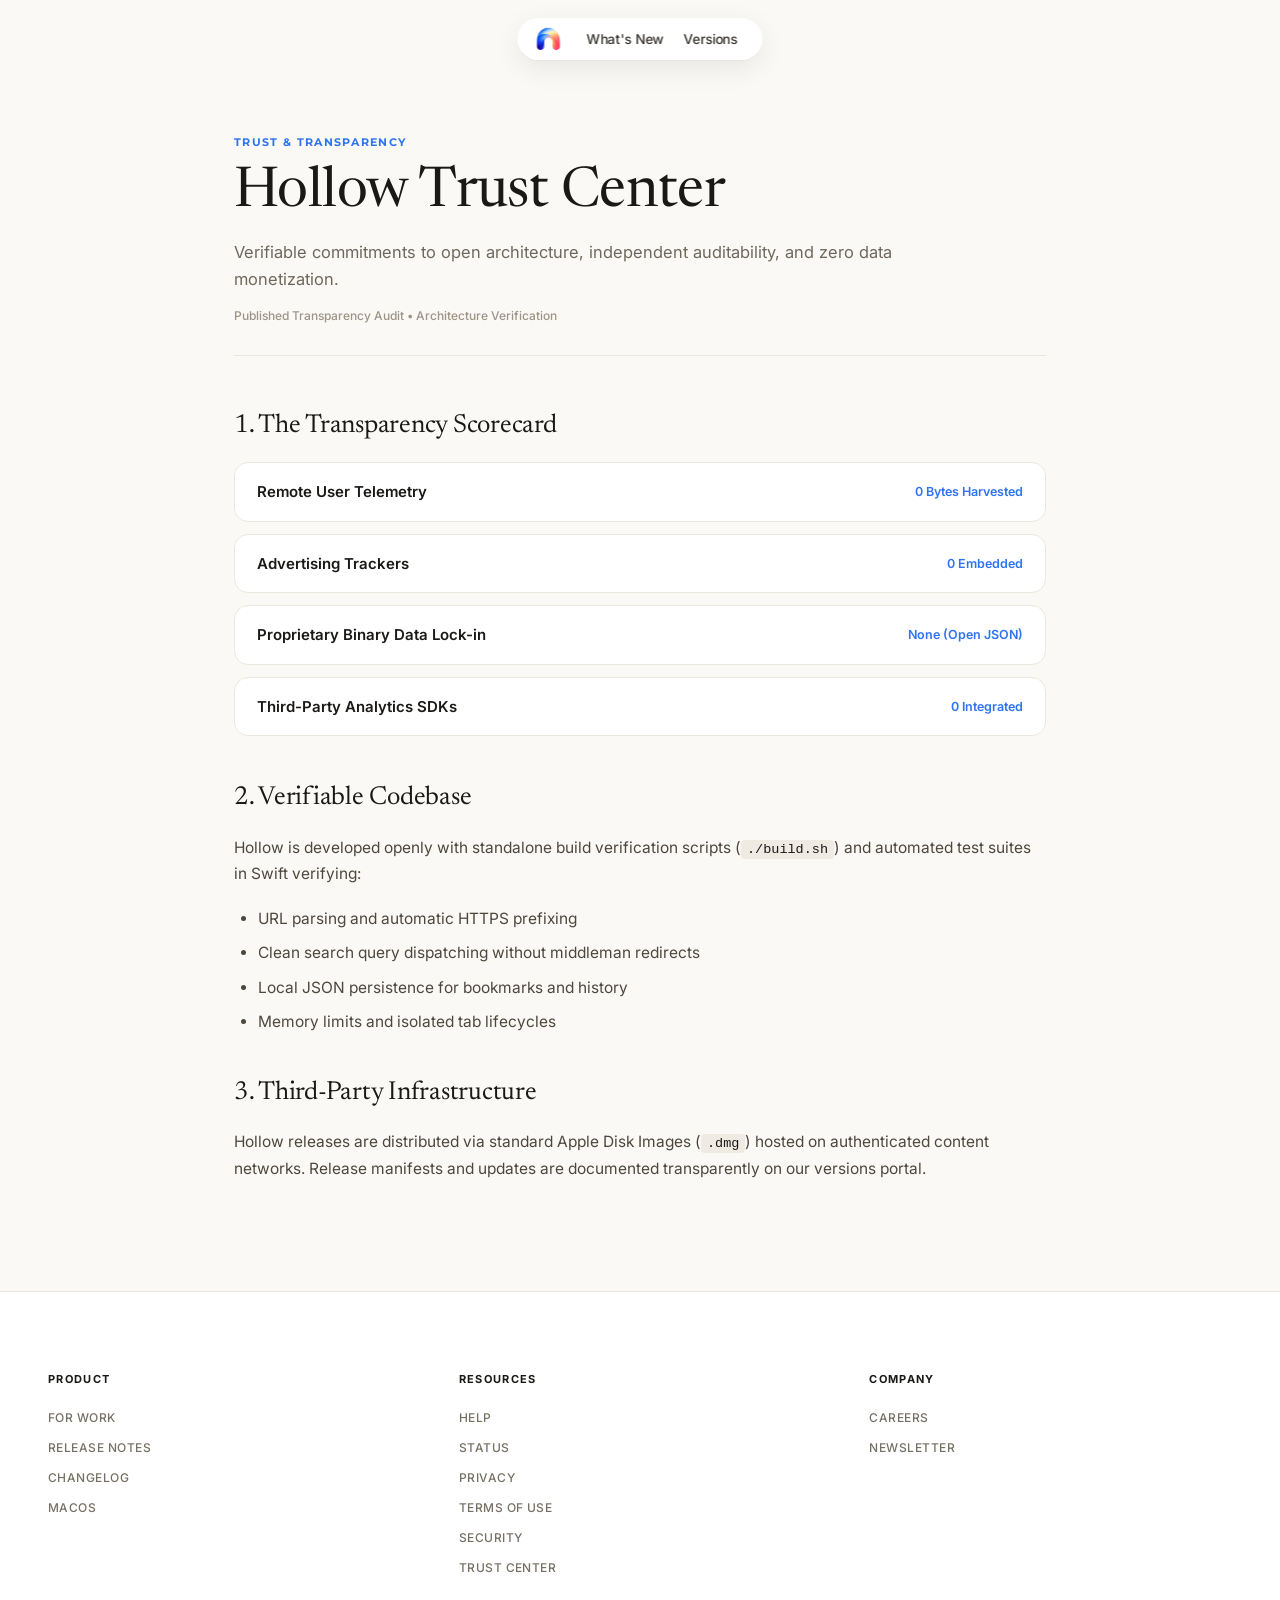
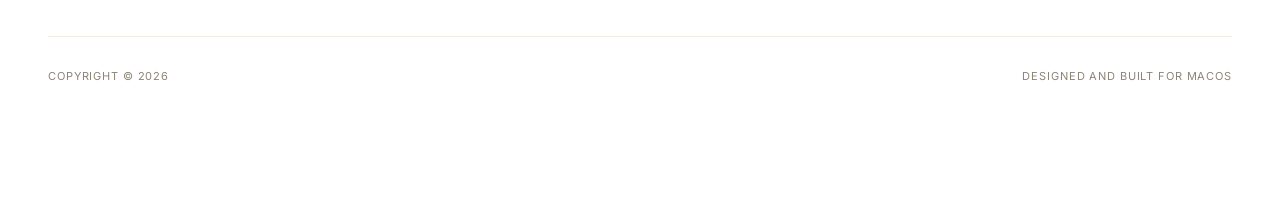
<file: trust.html>
<!DOCTYPE html>
<html lang="en">
<head>
  <meta charset="UTF-8">
  <meta name="viewport" content="width=device-width, initial-scale=1.0">
  <title>Trust Center &amp; Transparency Audit — Hollow Browser</title>
  <meta name="description" content="View Hollow’s transparency report: zero telemetry bytes harvested, zero advertising trackers, and verifiable open architecture on macOS.">
  <meta name="robots" content="index, follow">
  <meta name="theme-color" content="#FBF9F5">
  <link rel="canonical" href="https://hollowbrowser.com/trust.html">

  <link rel="icon" type="image/png" href="assets/favicon.png">
  <link rel="apple-touch-icon" href="assets/app_icon_512.png">

  <!-- Open Graph -->
  <meta property="og:type" content="article">
  <meta property="og:url" content="https://hollowbrowser.com/trust.html">
  <meta property="og:site_name" content="Hollow Browser">
  <meta property="og:title" content="Trust Center — Hollow Browser">
  <meta property="og:description" content="Published transparency disclosures, zero telemetry verification, and open architecture.">
  <meta property="og:image" content="https://hollowbrowser.com/assets/hollow-browser-hero.png">

  <!-- Twitter Card -->
  <meta name="twitter:card" content="summary_large_image">
  <meta name="twitter:title" content="Trust Center — Hollow Browser">
  <meta name="twitter:description" content="Published transparency audit and telemetry verification for Hollow.">
  <meta name="twitter:image" content="https://hollowbrowser.com/assets/hollow-browser-hero.png">

  <!-- Montserrat, Playwrite Italia Tradizionale & Inter -->
  <link rel="preconnect" href="https://fonts.googleapis.com">
  <link rel="preconnect" href="https://fonts.gstatic.com" crossorigin>
  <link href="https://fonts.googleapis.com/css2?family=Inter:wght@400;500;600&family=Montserrat:ital,wght@0,300;0,400;0,500;0,600;0,700;1,400&family=Newsreader:ital,opsz,wght@0,6..72,300;0,6..72,400;0,6..72,500;1,6..72,300;1,6..72,400&family=Playwrite+IT+Trad:wght@100..400&display=swap" rel="stylesheet">

  <link rel="stylesheet" href="styles.css">
</head>
<body>

  <!-- FLOATING TOP NAVIGATION PILL -->
  <header class="top-nav-dock">
    <nav class="nav-pill" aria-label="Main Navigation">
      <a href="index.html" class="nav-brand-logo" aria-label="Hollow Home">
        <img src="assets/hollow-arch-logo.png" alt="Hollow Logo" class="nav-logo-img">
      </a>
      <div class="nav-links">
        <a href="https://hollowversions.carrd.co/" target="_blank" rel="noopener">What's New</a>
        <a href="https://hollowversions.carrd.co/" target="_blank" rel="noopener">Versions</a>
      </div>
    </nav>
  </header>

  <main class="subpage-main">
    <div class="subpage-header">
      <span class="subpage-badge">TRUST &amp; TRANSPARENCY</span>
      <h1 class="subpage-title">Hollow Trust Center</h1>
      <p class="subpage-subtitle">
        Verifiable commitments to open architecture, independent auditability, and zero data monetization.
      </p>
      <div class="subpage-meta">Published Transparency Audit &bull; Architecture Verification</div>
    </div>

    <article class="content-body">
      <h2>1. The Transparency Scorecard</h2>
      <div class="status-grid">
        <div class="status-card">
          <span class="status-service-name">Remote User Telemetry</span>
          <span class="status-badge-ok" style="color: #2E73F0;">0 Bytes Harvested</span>
        </div>
        <div class="status-card">
          <span class="status-service-name">Advertising Trackers</span>
          <span class="status-badge-ok" style="color: #2E73F0;">0 Embedded</span>
        </div>
        <div class="status-card">
          <span class="status-service-name">Proprietary Binary Data Lock-in</span>
          <span class="status-badge-ok" style="color: #2E73F0;">None (Open JSON)</span>
        </div>
        <div class="status-card">
          <span class="status-service-name">Third-Party Analytics SDKs</span>
          <span class="status-badge-ok" style="color: #2E73F0;">0 Integrated</span>
        </div>
      </div>

      <h2>2. Verifiable Codebase</h2>
      <p>
        Hollow is developed openly with standalone build verification scripts (<code>./build.sh</code>) and automated test suites in Swift verifying:
      </p>
      <ul>
        <li>URL parsing and automatic HTTPS prefixing</li>
        <li>Clean search query dispatching without middleman redirects</li>
        <li>Local JSON persistence for bookmarks and history</li>
        <li>Memory limits and isolated tab lifecycles</li>
      </ul>

      <h2>3. Third-Party Infrastructure</h2>
      <p>
        Hollow releases are distributed via standard Apple Disk Images (<code>.dmg</code>) hosted on authenticated content networks. Release manifests and updates are documented transparently on our versions portal.
      </p>
    </article>
  </main>

  <!-- SITE FOOTER -->
  <footer class="site-footer">
    <div class="footer-container">
      <div class="footer-columns">
        <div class="footer-col">
          <h3>PRODUCT</h3>
          <ul>
            <li><a href="https://hollowversions.carrd.co/" target="_blank" rel="noopener">FOR WORK</a></li>
            <li><a href="https://hollowversions.carrd.co/" target="_blank" rel="noopener">RELEASE NOTES</a></li>
            <li><a href="https://hollowversions.carrd.co/" target="_blank" rel="noopener">CHANGELOG</a></li>
            <li><a href="https://hollowversions.carrd.co/" target="_blank" rel="noopener">MACOS</a></li>
          </ul>
        </div>

        <div class="footer-col">
          <h3>RESOURCES</h3>
          <ul>
            <li><a href="help.html">HELP</a></li>
            <li><a href="status.html">STATUS</a></li>
            <li><a href="privacy.html">PRIVACY</a></li>
            <li><a href="terms.html">TERMS OF USE</a></li>
            <li><a href="security.html">SECURITY</a></li>
            <li><a href="trust.html">TRUST CENTER</a></li>
          </ul>
        </div>

        <div class="footer-col">
          <h3>COMPANY</h3>
          <ul>
            <li><a href="careers.html">CAREERS</a></li>
            <li><a href="newsletter.html">NEWSLETTER</a></li>
          </ul>
        </div>
      </div>

      <div class="footer-bottom-bar">
        <div class="footer-copy">COPYRIGHT &copy; 2026</div>
        <div class="footer-location">DESIGNED AND BUILT FOR MACOS</div>
      </div>
    </div>
  </footer>

  <!-- MOBILE DEVICE ACCESS NOTICE -->
  <div class="mobile-device-gate" aria-label="Desktop Only Notice">
    <img src="assets/hollow-arch-logo.png" alt="Hollow Logo" class="mobile-gate-icon">
    <p class="mobile-gate-text">This website is only accessible on desktop devices.</p>
  </div>

  <script src="app.js"></script>
</body>
</html>
</file>
<file: styles.css>
/* ==============================================================================
   HOLLOW — Dia Browser Exact Visual Match Stylesheet
   Refined with Hollow Mesh Gradient, Native Apple Physics, and Precise Spacing
   ============================================================================== */

/* --------------------------------------------------
   1. Reset & Global Foundations
   -------------------------------------------------- */
*, *::before, *::after {
  box-sizing: border-box;
  margin: 0;
  padding: 0;
}

:root {
  /* Hollow Brand Palette */
  --hl-indigo: #1F38C6;
  --hl-blue:   #2E73F0;
  --hl-sky:    #3DB0FA;
  --hl-yellow: #FAD661;
  --hl-coral:  #FA8561;
  --hl-pink:   #F5477B;

  --hollow-gradient: linear-gradient(135deg, #1F38C6 0%, #2E73F0 25%, #3DB0FA 45%, #FAD661 68%, #FA8561 84%, #F5477B 100%);
  --hollow-gradient-h: linear-gradient(90deg, #1F38C6, #2E73F0, #3DB0FA, #FAD661, #FA8561, #F5477B);

  /* Apple-standard spring physics curve */
  --ease-spring: cubic-bezier(0.16, 1, 0.3, 1);
  --ease-smooth: cubic-bezier(0.4, 0, 0.2, 1);
  --speed-fast: 0.18s;
  --speed-normal: 0.36s;
  --speed-slow: 0.65s;
}

html {
  font-family: 'Inter', -apple-system, BlinkMacSystemFont, "SF Pro Text", "Segoe UI", Roboto, sans-serif;
  background-color: #FBF9F5;
  color: #1A1917;
  scroll-behavior: smooth;
  -webkit-font-smoothing: antialiased;
  -moz-osx-font-smoothing: grayscale;
}

body {
  min-height: 100vh;
  overflow-x: hidden;
  background-color: #FBF9F5;
  position: relative;
}

a {
  color: inherit;
  text-decoration: none;
}

button {
  font-family: inherit;
  cursor: pointer;
  border: none;
  background: none;
}

/* --------------------------------------------------
   2. Floating Top Navigation Pill
   -------------------------------------------------- */
.top-nav-dock {
  position: fixed;
  top: 18px;
  left: 50%;
  transform: translateX(-50%);
  z-index: 100;
  pointer-events: auto;
  transition: transform var(--speed-normal) var(--ease-spring), opacity var(--speed-normal) ease;
  animation: navEntrance 0.8s var(--ease-spring) both;
}

@keyframes navEntrance {
  from {
    opacity: 0;
    transform: translate(-50%, -16px) scale(0.96);
  }
  to {
    opacity: 1;
    transform: translate(-50%, 0) scale(1);
  }
}

.nav-pill {
  display: flex;
  align-items: center;
  gap: 24px;
  background: rgba(255, 255, 255, 0.92);
  backdrop-filter: blur(20px) saturate(180%);
  -webkit-backdrop-filter: blur(20px) saturate(180%);
  padding: 8px 24px 8px 16px;
  border-radius: 999px;
  box-shadow: 0 8px 28px rgba(0, 0, 0, 0.08), 0 1px 2px rgba(0, 0, 0, 0.04);
  border: 1px solid rgba(255, 255, 255, 0.8);
  transition: box-shadow var(--speed-fast) ease, transform var(--speed-fast) var(--ease-spring);
}

.nav-pill:hover {
  box-shadow: 0 12px 36px rgba(0, 0, 0, 0.12);
  transform: translateY(-1px);
}

.nav-brand-logo {
  display: flex;
  align-items: center;
  justify-content: center;
  line-height: 0;
  transition: transform var(--speed-fast) var(--ease-spring);
}

.nav-brand-logo:hover {
  transform: scale(1.08);
}

.nav-logo-img {
  height: 24px;
  width: auto;
  object-fit: contain;
  display: block;
}

.nav-links {
  display: flex;
  align-items: center;
  gap: 20px;
}

.nav-links a {
  font-size: 13.5px;
  font-weight: 500;
  color: #38342E;
  letter-spacing: -0.01em;
  position: relative;
  transition: color var(--speed-fast) ease;
}

.nav-links a::after {
  content: '';
  position: absolute;
  bottom: -3px;
  left: 0;
  width: 0;
  height: 1.5px;
  background: #1A1917;
  transition: width var(--speed-fast) var(--ease-spring);
}

.nav-links a:hover {
  color: #000000;
}

.nav-links a:hover::after {
  width: 100%;
}

/* --------------------------------------------------
   3. Hero Section (Custom Gradient from First Pic)
   -------------------------------------------------- */
.hero-section {
  position: relative;
  background: #0E1638 url('assets/hero-gradient.png') center top / cover no-repeat;
  padding: 125px 24px 110px;
  overflow: hidden;
  text-align: center;
}

/* Feathered smooth fade-out at the bottom of the background image */
.hero-section::after {
  content: '';
  position: absolute;
  bottom: 0;
  left: 0;
  right: 0;
  height: 240px;
  background: linear-gradient(to bottom, rgba(251, 249, 245, 0) 0%, rgba(251, 249, 245, 0.65) 60%, #FBF9F5 100%);
  pointer-events: none;
  z-index: 2;
}

/* Soft ambient lighting overlay */
.sunlight-canvas {
  position: absolute;
  top: 0;
  left: 0;
  right: 0;
  bottom: 0;
  pointer-events: none;
  z-index: 1;
}

.leaf-shadow {
  position: absolute;
  border-radius: 50%;
  filter: blur(60px);
  opacity: 0.35;
  will-change: transform;
}

.leaf-shadow.s1 {
  width: 500px;
  height: 500px;
  background: rgba(31, 56, 198, 0.45);
  top: -100px;
  left: -80px;
  animation: ambientFloat 20s infinite alternate ease-in-out;
}

.leaf-shadow.s2 {
  width: 520px;
  height: 520px;
  background: rgba(245, 71, 123, 0.38);
  top: 20%;
  right: -80px;
  animation: ambientFloat 24s infinite alternate-reverse ease-in-out;
}

.leaf-shadow.s3 {
  width: 440px;
  height: 440px;
  background: rgba(250, 214, 97, 0.3);
  top: 15%;
  left: 30%;
  filter: blur(80px);
}

.leaf-shadow.s4 {
  width: 500px;
  height: 500px;
  background: rgba(46, 115, 240, 0.3);
  bottom: 0;
  left: 10%;
}

@keyframes ambientFloat {
  0% { transform: translate(0, 0) scale(1); }
  50% { transform: translate(25px, 20px) scale(1.05); }
  100% { transform: translate(-20px, 15px) scale(0.97); }
}

.hero-container {
  position: relative;
  z-index: 3;
  max-width: 1200px;
  margin: 0 auto;
}

/* Subtitle in Montserrat */
.hero-tagline {
  font-family: 'Montserrat', sans-serif;
  font-size: clamp(17px, 2.3vw, 26px);
  font-weight: 500;
  letter-spacing: -0.01em;
  color: #FFFFFF;
  margin-bottom: 8px;
  text-shadow: 0 2px 14px rgba(0, 0, 0, 0.35);
  animation: fadeUp 0.8s 0.1s var(--ease-spring) both;
}

/* Title in Playwrite Italia Tradizionale without dot, shifted up */
.hero-giant-title {
  font-family: 'Playwrite IT Trad', cursive;
  font-size: clamp(52px, 11vw, 138px);
  font-weight: 400;
  line-height: 1.15;
  color: #FFFFFF;
  display: block;
  text-align: center;
  user-select: none;
  text-shadow: 0 4px 30px rgba(0, 0, 0, 0.35);
  margin-bottom: -18px; /* Tucks screenshot higher up */
  position: relative;
  z-index: 1;
  animation: fadeUp 0.9s 0.2s var(--ease-spring) both;
}

@keyframes fadeUp {
  from {
    opacity: 0;
    transform: translateY(24px);
  }
  to {
    opacity: 1;
    transform: translateY(0);
  }
}

/* Browser Window Mockup Container (Frameless) */
.hero-window-wrapper {
  position: relative;
  z-index: 3;
  max-width: 1040px;
  margin: 0 auto;
  padding: 0 12px;
  perspective: 1200px;
  animation: fadeUp 1s 0.35s var(--ease-spring) both;
}

.hero-window {
  background: transparent;
  border: none;
  outline: none;
  box-shadow: none;
  line-height: 0;
  overflow: visible;
  transition: transform var(--speed-normal) var(--ease-spring);
  transform-style: preserve-3d;
  will-change: transform;
}

.hero-screenshot-img {
  width: 100%;
  height: auto;
  display: block;
  border: none;
  outline: none;
  filter: drop-shadow(0 32px 80px rgba(0, 0, 0, 0.48));
}

/* --------------------------------------------------
   4. Sticky Bottom Dock & Curved Arch Button
   -------------------------------------------------- */
.bottom-dock-wrapper {
  position: fixed;
  bottom: 0;
  left: 0;
  right: 0;
  z-index: 99;
  pointer-events: none;
}

.bottom-arch-canvas {
  position: relative;
  width: 100%;
  display: flex;
  flex-direction: column;
  align-items: center;
  justify-content: flex-end;
  padding-bottom: 24px;
}

.arch-svg-shape {
  position: absolute;
  bottom: 0;
  left: 0;
  width: 100%;
  height: 140px;
  pointer-events: none;
  filter: drop-shadow(0 -8px 24px rgba(0, 0, 0, 0.05));
}

.dock-actions {
  position: relative;
  z-index: 2;
  display: flex;
  flex-direction: column;
  align-items: center;
  pointer-events: auto;
}

.btn-download-black {
  display: inline-flex;
  align-items: center;
  gap: 10px;
  background: #000000;
  color: #FFFFFF;
  padding: 15px 36px;
  border-radius: 999px;
  font-size: 15px;
  font-weight: 500;
  box-shadow: 0 8px 28px rgba(0, 0, 0, 0.28);
  transition: transform var(--speed-fast) var(--ease-spring), box-shadow var(--speed-fast) ease, background-color var(--speed-fast) ease;
}

.btn-download-black:hover {
  background: #1A1A1A;
  transform: translateY(-2px) scale(1.01);
  box-shadow: 0 12px 34px rgba(0, 0, 0, 0.35);
}

.btn-download-black:active {
  transform: translateY(0) scale(0.98);
}

.btn-download-black .arrow-down {
  font-size: 16px;
  transition: transform var(--speed-fast) ease;
}

.btn-download-black:hover .arrow-down {
  transform: translateY(2px);
}

.dock-subtext {
  font-size: 11.5px;
  color: #767064;
  margin-top: 8px;
  font-weight: 500;
  user-select: none;
}

/* --------------------------------------------------
   9. Footer (Frame 10)
   -------------------------------------------------- */
.site-footer {
  background: #FFFFFF;
  border-top: 1px solid #ECE7DE;
  padding: 80px 48px 130px; /* Room for the bottom dock */
  position: relative;
  z-index: 10;
}

.footer-container {
  max-width: 1200px;
  margin: 0 auto;
}

.footer-columns {
  display: grid;
  grid-template-columns: repeat(3, 1fr);
  gap: 48px;
  margin-bottom: 60px;
}

.footer-col h3 {
  font-size: 11px;
  font-weight: 700;
  letter-spacing: 0.12em;
  color: #1A1917;
  margin-bottom: 20px;
}

.footer-col ul {
  list-style: none;
  display: flex;
  flex-direction: column;
  gap: 10px;
}

.footer-col a {
  font-size: 12px;
  font-weight: 500;
  color: #767064;
  letter-spacing: 0.04em;
  transition: color var(--speed-fast) ease;
}

.footer-col a:hover {
  color: #1A1917;
}

.footer-bottom-bar {
  display: flex;
  align-items: center;
  justify-content: space-between;
  border-top: 1px solid #F0ECE4;
  padding-top: 32px;
  font-size: 11px;
  color: #8C8578;
  letter-spacing: 0.08em;
}

/* --------------------------------------------------
   6. Subpages & Content Layout Styles
   -------------------------------------------------- */
.subpage-main {
  min-height: calc(100vh - 280px);
  padding: 130px 24px 90px;
  max-width: 860px;
  margin: 0 auto;
}

.subpage-header {
  margin-bottom: 48px;
  border-bottom: 1px solid #ECE7DE;
  padding-bottom: 32px;
}

.subpage-badge {
  font-family: 'Montserrat', sans-serif;
  font-size: 11px;
  font-weight: 700;
  letter-spacing: 0.12em;
  color: #2E73F0;
  text-transform: uppercase;
  display: inline-block;
  margin-bottom: 12px;
}

.subpage-title {
  font-family: 'Newsreader', 'Fraunces', Georgia, serif;
  font-size: clamp(36px, 4.8vw, 56px);
  font-weight: 400;
  line-height: 1.15;
  letter-spacing: -0.01em;
  color: #1A1917;
  margin-bottom: 14px;
}

.subpage-subtitle {
  font-family: 'Inter', sans-serif;
  font-size: 16.5px;
  line-height: 1.6;
  color: #6E685C;
  max-width: 680px;
}

.subpage-meta {
  font-size: 12px;
  color: #9C9486;
  margin-top: 16px;
  font-weight: 500;
}

/* Rich Content Typography */
.content-body {
  font-family: 'Inter', sans-serif;
  font-size: 15.5px;
  line-height: 1.7;
  color: #2E2B25;
}

.content-body h2 {
  font-family: 'Newsreader', Georgia, serif;
  font-size: 26px;
  font-weight: 400;
  color: #1A1917;
  margin: 36px 0 14px;
  letter-spacing: -0.01em;
}

.content-body h3 {
  font-size: 18px;
  font-weight: 600;
  color: #1A1917;
  margin: 24px 0 10px;
}

.content-body p {
  margin-bottom: 18px;
  color: #4D473E;
}

.content-body ul, .content-body ol {
  margin: 0 0 20px 24px;
  color: #4D473E;
}

.content-body li {
  margin-bottom: 8px;
}

.content-body code {
  font-family: 'JetBrains Mono', Menlo, Monaco, monospace;
  font-size: 13.5px;
  background: #EFEBE3;
  padding: 2px 6px;
  border-radius: 4px;
  color: #1A1917;
}

.callout-box {
  background: #F4EFE6;
  border-left: 3px solid #2E73F0;
  border-radius: 8px;
  padding: 16px 20px;
  margin: 24px 0;
  font-size: 14.5px;
  line-height: 1.6;
}

/* Status Page Components */
.status-indicator-banner {
  display: flex;
  align-items: center;
  gap: 12px;
  background: #E8F5E9;
  border: 1px solid #C8E6C9;
  border-radius: 16px;
  padding: 18px 24px;
  margin-bottom: 36px;
  color: #2E7D32;
  font-weight: 600;
  font-size: 15px;
}

.status-dot-pulse {
  width: 10px;
  height: 10px;
  border-radius: 50%;
  background: #43A047;
  box-shadow: 0 0 10px #43A047;
  animation: pulseGentle 1.8s infinite ease-in-out;
}

.status-grid {
  display: flex;
  flex-direction: column;
  gap: 12px;
  margin-bottom: 40px;
}

.status-card {
  display: flex;
  align-items: center;
  justify-content: space-between;
  background: #FFFFFF;
  border: 1px solid #ECE7DE;
  border-radius: 14px;
  padding: 16px 22px;
}

.status-service-name {
  font-size: 15px;
  font-weight: 600;
  color: #1A1917;
}

.status-badge-ok {
  font-size: 12.5px;
  font-weight: 600;
  color: #2E7D32;
  display: flex;
  align-items: center;
  gap: 6px;
}

/* Careers Page Components */
.empty-state-card {
  background: #FFFFFF;
  border: 1px dashed #D2CABF;
  border-radius: 20px;
  padding: 48px 32px;
  text-align: center;
  margin: 32px 0 40px;
}

.empty-state-card h3 {
  font-family: 'Newsreader', Georgia, serif;
  font-size: 24px;
  font-weight: 400;
  color: #1A1917;
  margin-bottom: 10px;
}

.empty-state-card p {
  font-size: 14.5px;
  color: #6E685C;
  max-width: 480px;
  margin: 0 auto;
}

/* Newsletter Page Components */
.newsletter-form-wrap {
  background: #FFFFFF;
  border: 1px solid #ECE7DE;
  border-radius: 24px;
  padding: 40px 36px;
  max-width: 540px;
  margin: 24px auto 40px;
  box-shadow: 0 4px 20px rgba(0, 0, 0, 0.03);
}

.newsletter-form {
  display: flex;
  flex-direction: column;
  gap: 16px;
}

.newsletter-input-group {
  display: flex;
  flex-direction: column;
  gap: 6px;
  text-align: left;
}

.newsletter-input-group label {
  font-size: 12.5px;
  font-weight: 600;
  color: #38342E;
}

.newsletter-input {
  width: 100%;
  padding: 13px 16px;
  border: 1px solid #D6CEBE;
  border-radius: 12px;
  font-family: 'Inter', sans-serif;
  font-size: 15px;
  color: #1A1917;
  background: #FBF9F5;
  outline: none;
  transition: border-color 0.15s ease, box-shadow 0.15s ease;
}

.newsletter-input:focus {
  border-color: #2E73F0;
  box-shadow: 0 0 0 3px rgba(46, 115, 240, 0.15);
  background: #FFFFFF;
}

.btn-subscribe {
  background: #000000;
  color: #FFFFFF;
  padding: 14px 24px;
  border-radius: 12px;
  font-size: 14.5px;
  font-weight: 500;
  transition: transform 0.15s ease, background-color 0.15s ease;
  cursor: pointer;
}

.btn-subscribe:hover {
  background: #222222;
  transform: translateY(-1px);
}

.btn-subscribe:active {
  transform: scale(0.98);
}

.newsletter-error-message {
  display: none;
  background: #FFEBEE;
  border: 1px solid #FFCDD2;
  color: #C62828;
  font-size: 13.5px;
  line-height: 1.5;
  padding: 12px 16px;
  border-radius: 10px;
  margin-top: 14px;
  text-align: left;
  animation: fadeIn 0.25s ease;
}

/* 404 Page (Exact match to uploaded image) */
.error-page-main {
  min-height: 100vh;
  display: flex;
  flex-direction: column;
  align-items: center;
  justify-content: center;
  background-color: #FBF9F5;
  padding: 24px;
  text-align: center;
}

.error-code {
  font-family: 'Inter', -apple-system, BlinkMacSystemFont, "SF Pro Display", sans-serif;
  font-size: clamp(68px, 10vw, 104px);
  font-weight: 300;
  letter-spacing: -0.02em;
  color: #1D1D1F;
  margin-bottom: 8px;
  line-height: 1;
}

.error-text {
  font-family: 'Inter', -apple-system, BlinkMacSystemFont, sans-serif;
  font-size: 18px;
  font-weight: 400;
  color: #242426;
  margin-bottom: 36px;
  letter-spacing: -0.01em;
}

.btn-error-home {
  display: inline-flex;
  align-items: center;
  justify-content: center;
  background: #000000;
  color: #FFFFFF;
  padding: 14px 28px;
  border-radius: 14px;
  font-family: 'Inter', sans-serif;
  font-size: 15px;
  font-weight: 600;
  letter-spacing: -0.01em;
  box-shadow: 0 4px 14px rgba(0, 0, 0, 0.15);
  transition: transform 0.15s ease, background-color 0.15s ease;
}

.btn-error-home:hover {
  background: #222222;
  transform: translateY(-1px);
}

.btn-error-home:active {
  transform: scale(0.98);
}

/* --------------------------------------------------
   7. Mobile Only Notice & Responsive Breakpoints
   -------------------------------------------------- */
.mobile-device-gate {
  display: none;
}

@media (max-width: 768px) {
  /* Clean, basic unboxed notice on mobile */
  .mobile-device-gate {
    display: flex;
    position: fixed;
    top: 0;
    left: 0;
    right: 0;
    bottom: 0;
    z-index: 99999;
    background-color: #FBF9F5;
    flex-direction: column;
    align-items: center;
    justify-content: center;
    gap: 14px;
    padding: 32px;
    text-align: center;
  }

  .mobile-gate-icon {
    width: 46px;
    height: 46px;
    object-fit: contain;
    display: block;
    margin-bottom: 2px;
  }

  .mobile-gate-text {
    font-family: 'Inter', -apple-system, BlinkMacSystemFont, "SF Pro Text", sans-serif;
    font-size: 15px;
    font-weight: 400;
    color: #4D473E;
    max-width: 260px;
    line-height: 1.5;
    letter-spacing: -0.01em;
  }
}

@media (max-width: 960px) {
  .footer-columns {
    grid-template-columns: repeat(2, 1fr);
  }
}
</file>
